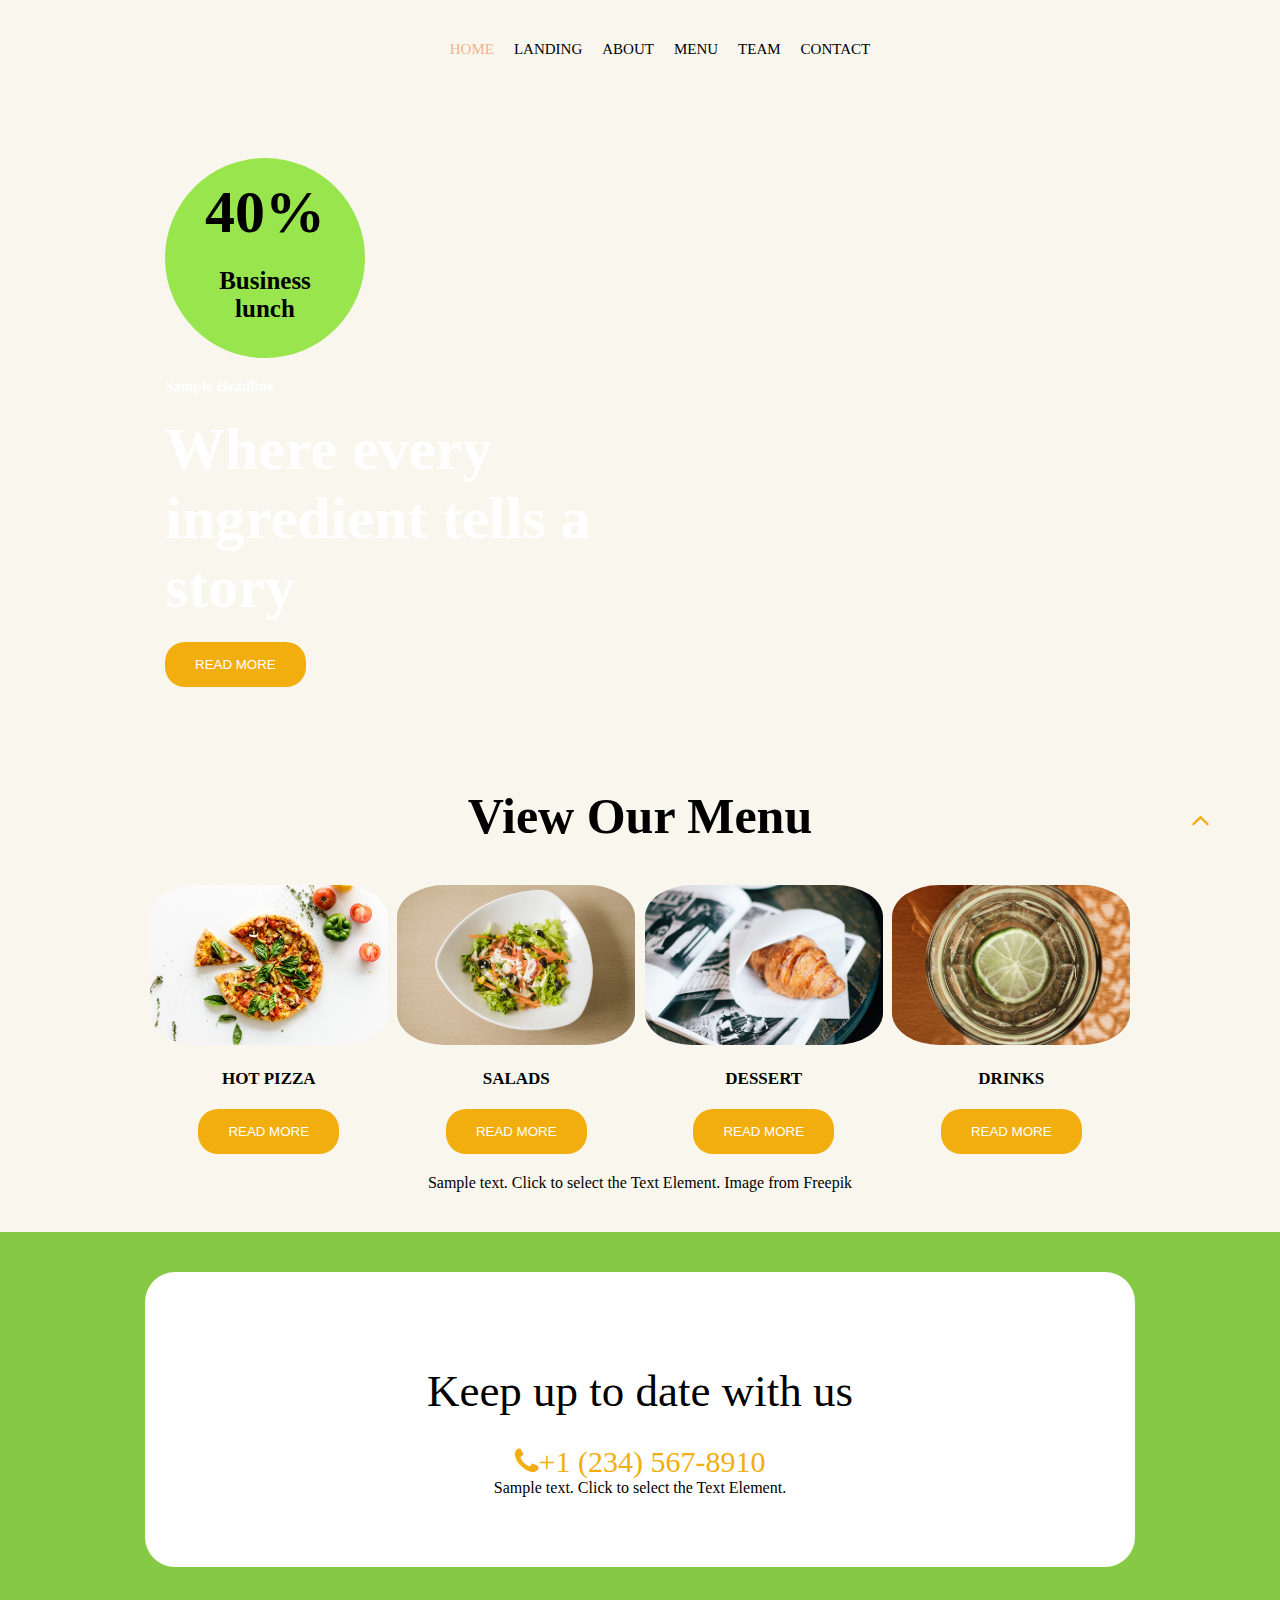
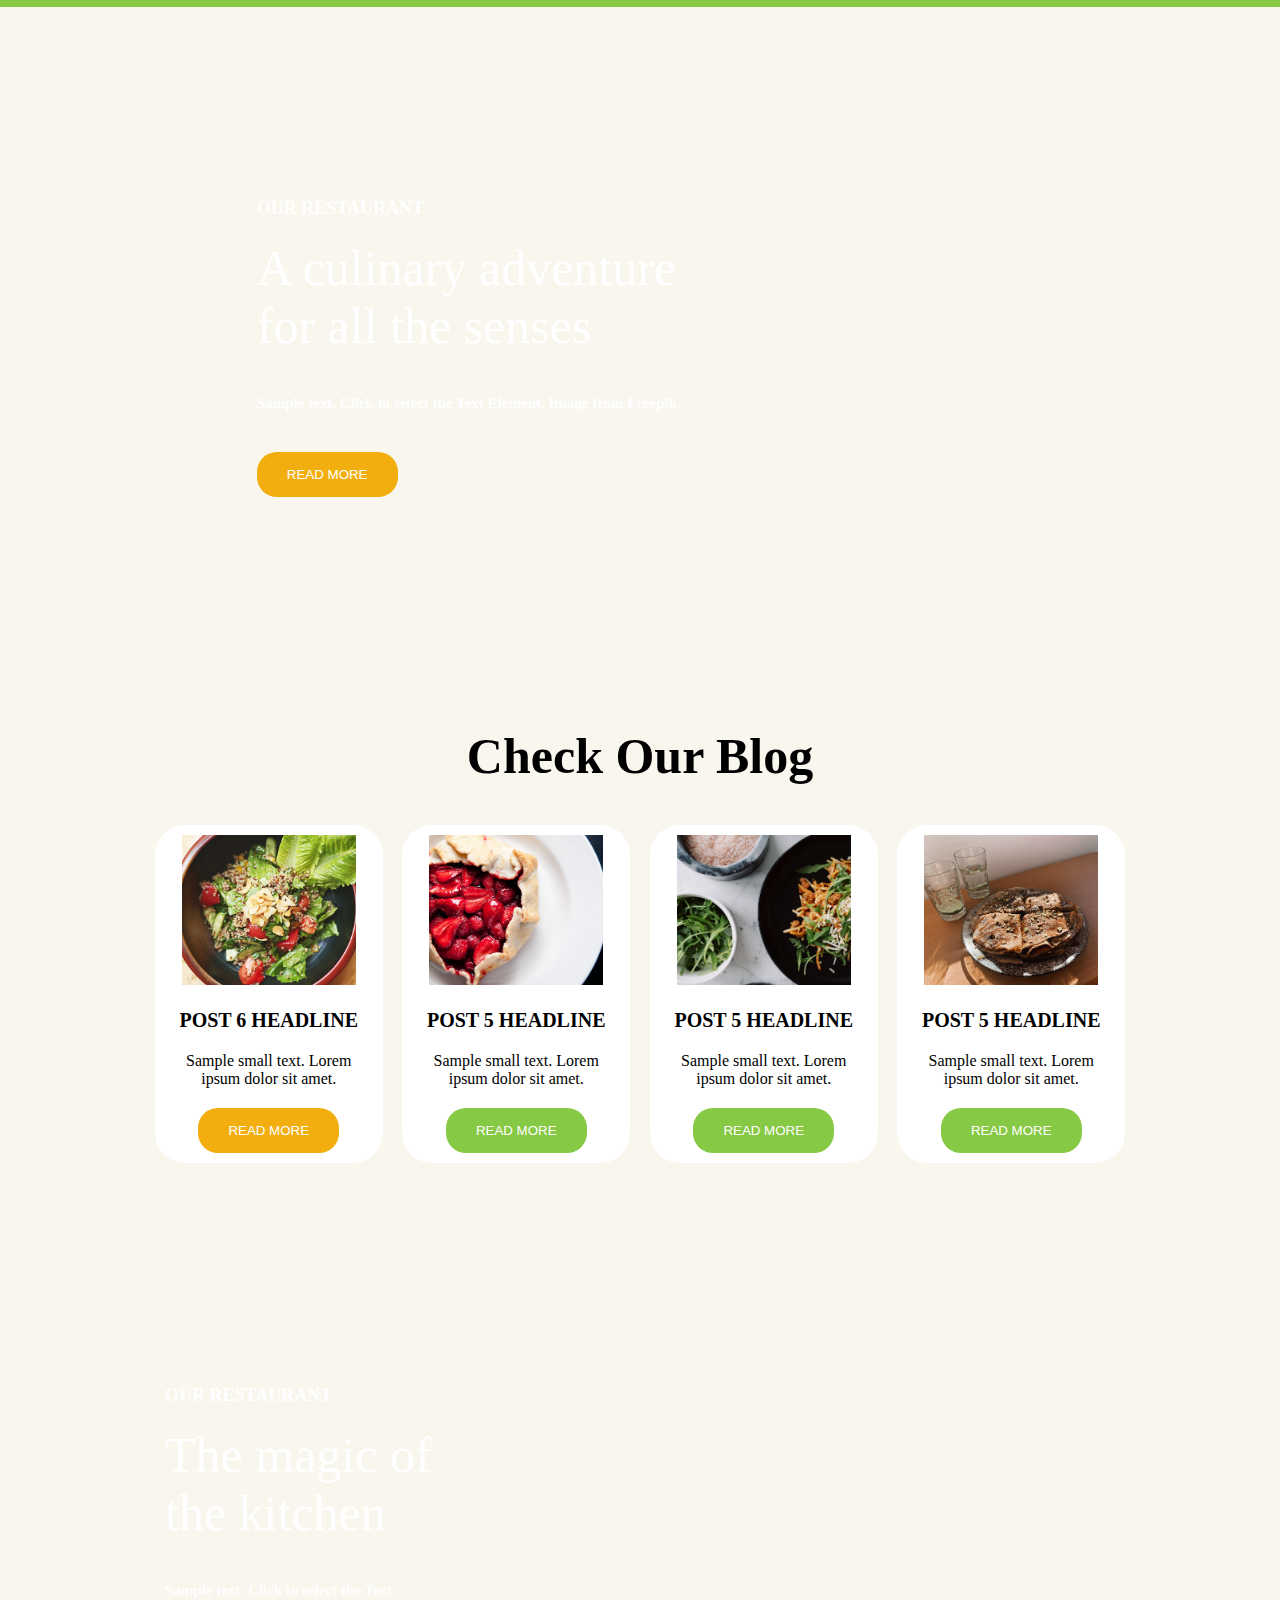
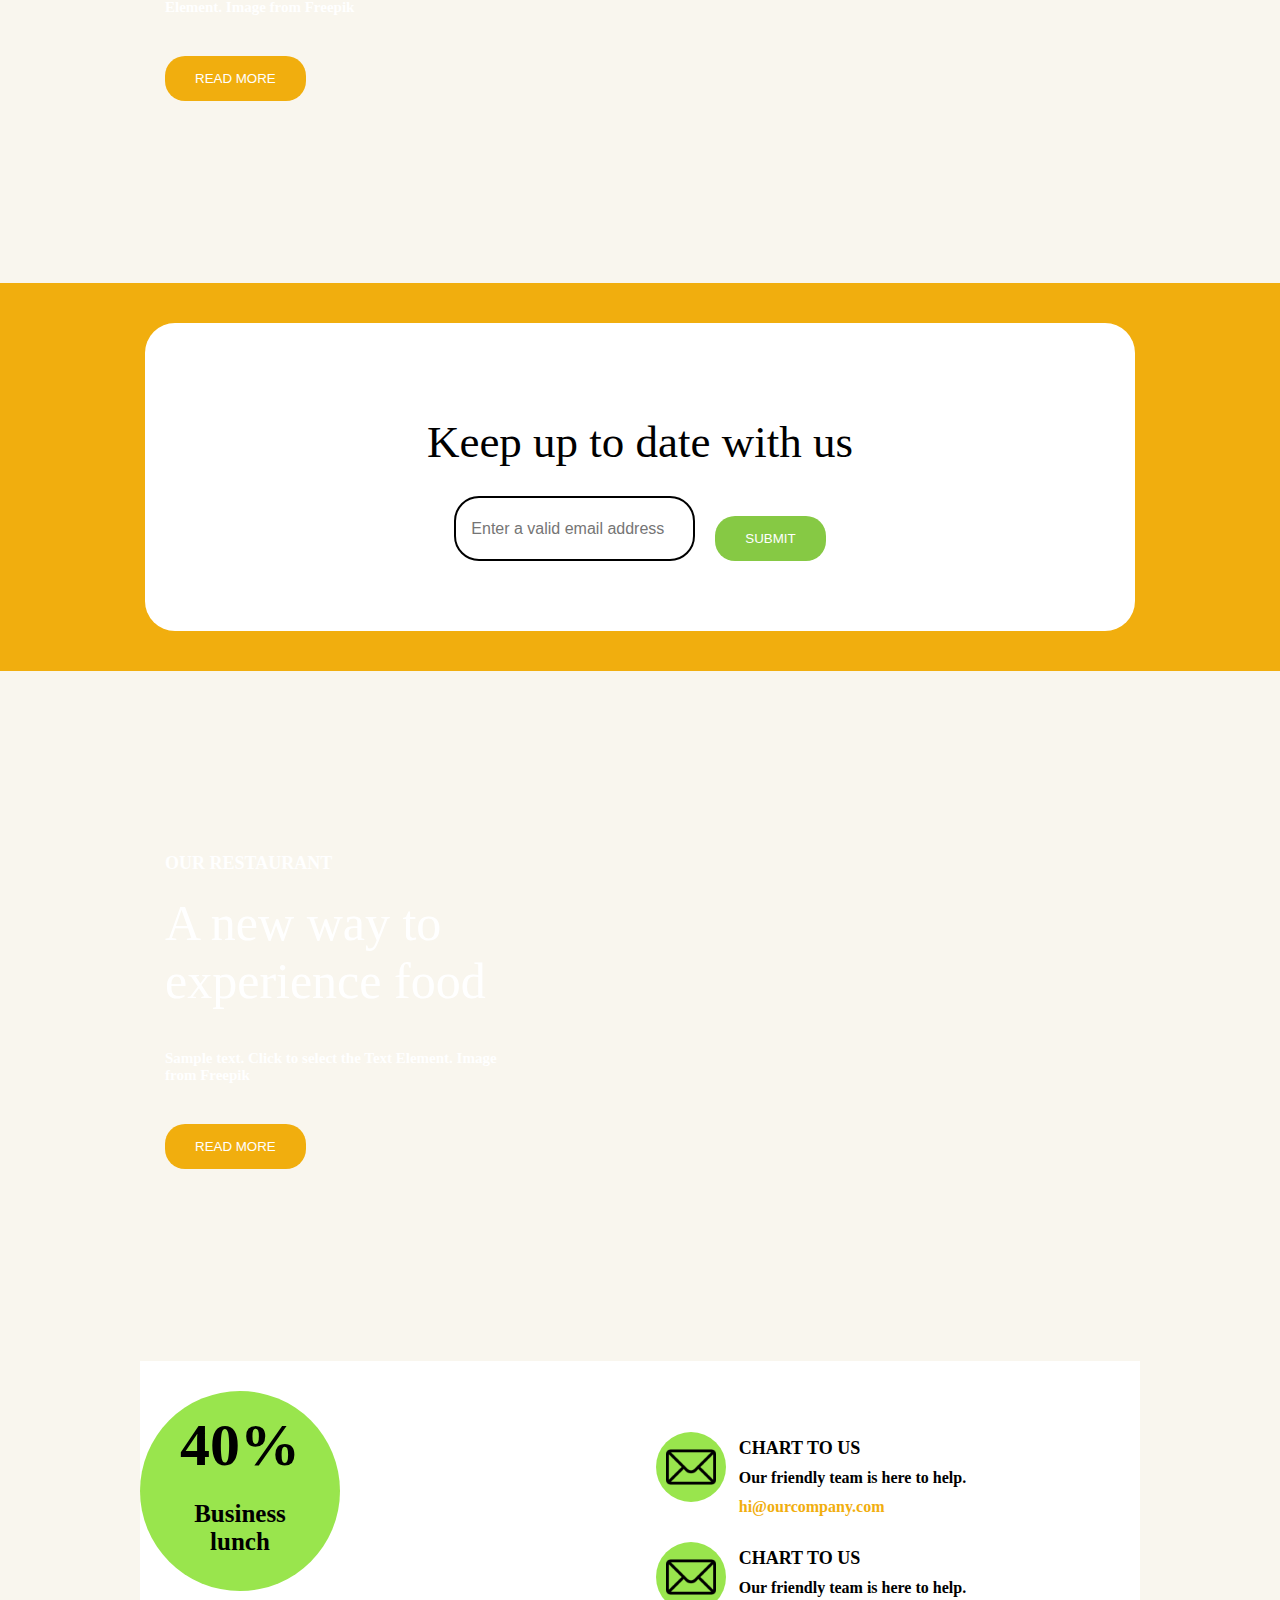
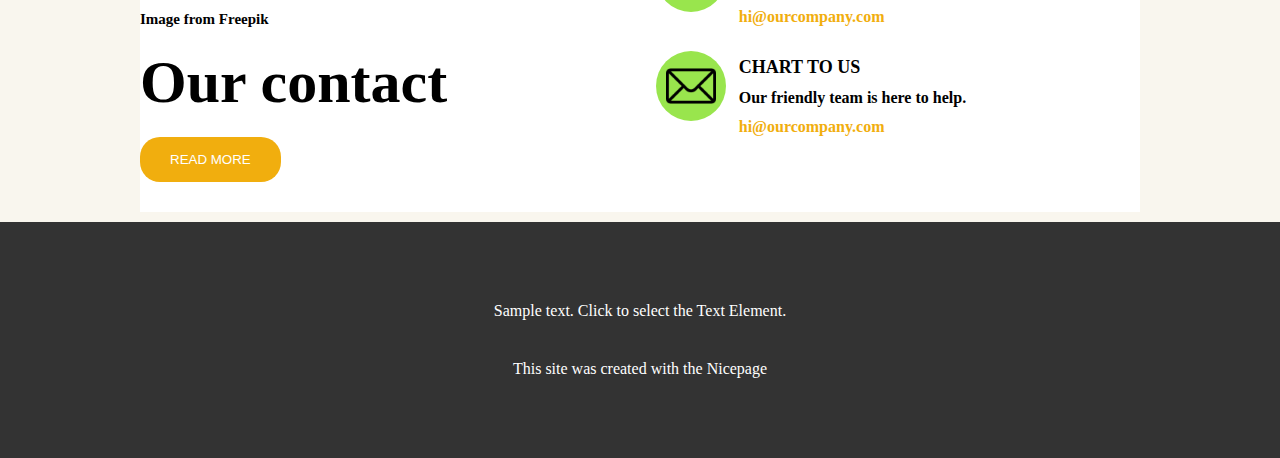
<file: index.html>
<!DOCTYPE html>
<html lang="en">
<head>
    <meta charset="UTF-8">
    <meta name="viewport"
          content="width=device-width, user-scalable=no, initial-scale=1.0, maximum-scale=1.0, minimum-scale=1.0">
    <meta http-equiv="X-UA-Compatible" content="ie=edge">
    <title>Lower food cost</title>
    <link rel="stylesheet" href="https://cdnjs.cloudflare.com/ajax/libs/font-awesome/4.7.0/css/font-awesome.min.css">
    <link rel="stylesheet" href="assets/css/style.css">
    <link rel="stylesheet" href="assets/css/responsive.css">
</head>
<body>
<header class="start">
    <div class="container">
        <div class="row">
            <div class="head">
                <nav>
                    <ul class="row menu-bar">
                        <li><a href="" class="active info-ads hover">Home</a></li>
                        <li><a href="" class="info-ads hover">Landing</a></li>
                        <li><a href="./page/about.html" class="info-ads hover">About</a></li>
                        <li><a href="" class="info-ads hover">Menu</a></li>
                        <li><a href="" class="info-ads hover">Team</a></li>
                        <li><a href="" class="info-ads hover">Contact</a></li>
                    </ul>
                </nav>
                <i class="fa fa-bars mobile-icon"></i>

            </div>
        </div>
    </div>
</header>
<section class="u-section">
    <div class="container">
        <div class="row">
            <div class="u-center">
                <div class="u-information">
                    <div class="u-center-text">
                        <p class="text-1">40%
                        </p>
                        <p class="text-2">Business <br> lunch
                        </p>
                    </div>
                    <p class="sample">
                        Sample Headline</p>
                    <h2 class="title">
                        Where every ingredient tells a story</h2>
                    <button class="btn ">
                        Read more
                    </button>
                </div>
            </div>
        </div>
    </div>
</section>
<section class="u-section-2">
    <div class="container">
        <h2 class="title-1">
            View Our Menu</h2>
        <div class="pics text-align">
            <div class="row">
                <div class="card">
                    <img src="assets/images/pizza.jpg" class="img-size" alt="">
                    <p>Hot pizza</p>
                    <button class="btn">read more
                    </button>

                </div>
                <div class="card">
                    <img src="assets/images/salads.jpg" class="img-size" alt="">
                    <p>salads</p>
                    <button class="btn">read more
                    </button>

                </div>
                <div class="card">
                    <img src="assets/images/dessert.jpeg" class="img-size" alt="">
                    <p>dessert</p>
                    <button class="btn">read more
                    </button>

                </div>
                <div class="card">
                    <img src="assets/images/drinks.jpeg" class="img-size" alt="">
                    <p>drinks</p>
                    <button class="btn">read more
                    </button>
                </div>
                <p>Sample text. Click to select the Text Element. Image from Freepik </p>
            </div>
        </div>
    </div>
</section>
<section class="u-section-3">
    <div class="container">
        <div class="u-center-text-2">
            <p class="title-text-2">Keep up to date with us</p>
            <div class="phone call-to-action">
                <a href="">
                    <i class="fa fa-phone"></i>+1 (234) 567-8910
                </a>
            </div>
            <p>Sample text. Click to select the Text Element.
            </p>
        </div>
    </div>
</section>
<section class="u-section">
    <div class="container">
        <div class="row">
            <div class="u-center-2">
                <div class="u-center-text-3">
                    <div class="u-center-title-3">
                        <p class="main">
                            Our restaurant
                        </p>
                        <p class="main-text">
                            A culinary adventure for all the senses
                        </p>
                        <p class="sample">
                            Sample text. Click to select the Text Element.
                            Image from Freepik
                        </p>
                        <button class="btn ">read more
                        </button>
                    </div>

                </div>
            </div>
        </div>

    </div>
</section>
<section class="u-section-4">
    <div class="container">
        <h2 class="title-1">
            Check Our Blog
        </h2>
        <div class="pics text-align">
            <div class="row">
                <div class="card-1">
                    <img src="assets/images/post-5.jpeg" class="img-size-2" alt="">
                    <p class="post-1">Post 6 Headline</p>
                    <p class="sample-2">
                        Sample small text. Lorem ipsum dolor sit amet.
                    </p>
                    <button class="btn btn-effect">read more
                    </button>
                </div>
                <div class="card-1">
                    <img src="assets/images/post-6.jpeg" class="img-size-2" alt="">
                    <p class="post-1">Post 5 Headline</p>
                    <p class="sample-2">
                        Sample small text. Lorem ipsum dolor sit amet.
                    </p>
                    <button class="btn bg-color">read more
                    </button>
                </div>
                <div class="card-1">
                    <img src="assets/images/post-4.jpeg" class="img-size-2" alt="">
                    <p class="post-1">Post 5 Headline</p>
                    <p class="sample-2">
                        Sample small text. Lorem ipsum dolor sit amet.
                    </p>
                    <button class="btn bg-color">read more
                    </button>
                </div>
                <div class="card-1">
                    <img src="assets/images/post-3.jpeg" class="img-size-2" alt="">
                    <p class="post-1">Post 5 Headline</p>
                    <p class="sample-2">
                        Sample small text. Lorem ipsum dolor sit amet.
                    </p>
                    <button class="btn bg-color">read more
                    </button>
                </div>

            </div>
        </div>
    </div>
</section>
<section class="u-section">
    <div class="container">
        <div class="row">
            <div class="u-center-3">
                <div class="u-center-text-3">
                    <div class="u-center-title-3">
                        <p class="main">
                            Our restaurant
                        </p>
                        <p class="main-text">
                            The magic of the kitchen
                        </p>
                        <p class="sample">
                            Sample text. Click to select the Text Element.
                            Image from Freepik
                        </p>
                        <button class="btn ">read more
                        </button>
                    </div>

                </div>
            </div>
        </div>

    </div>
</section>
<section class="u-section-5">
    <div class="container">
        <div class="u-center-text-2">
            <p class="title-text-2">Keep up to date with us</p>
            <div class="input">
                <input class="email" placeholder="Enter a valid email address">
                <button class="btn bg-color">SUBMIT</button>
            </div>
        </div>
    </div>
</section>
<section class="u-section">
    <div class="container">
        <div class="row">
            <div class="u-center-4">
                <div class="u-center-text-3">
                    <div class="u-center-title-3">
                        <p class="main">
                            Our restaurant
                        </p>
                        <p class="main-text">
                            A new way to experience food
                        </p>
                        <p class="sample">
                            Sample text. Click to select the Text Element.
                            Image from Freepik
                        </p>
                        <button class="btn ">read more
                        </button>
                    </div>

                </div>
            </div>
        </div>

    </div>
</section>
<section class="u-section p-1">
    <div class="container bg-color-2 py-3">
        <div class="row">

            <div class="u-information">
                <div class="u-center-text">
                    <p class="text-1">40%
                    </p>
                    <p class="text-2">Business <br> lunch
                    </p>
                </div>
                <p class="sample color">
                    Image from Freepik</p>
                <h2 class="title color">
                    Our contact</h2>
                <button class="btn ">
                    Read more
                </button>
            </div>
            <div class="row flex-direct">
                <div class="charts">

                    <div class="u-2">
                        <div class="row">
                            <div class="chart-image">
                                <img src="[data-uri]"
                                     class="">
                            </div>

                            <div class="chart-info">
                                <p class="contact-title">
                                    Chart to us</p>
                                <p class="contact-text">
                                    Our friendly team is here to help.</p>
                                <p class="adress">
                                    hi@ourcompany.com</p>
                            </div>
                        </div>

                    </div>
                    <div class="u-2">
                        <div class="row">
                            <div class="chart-image">
                                <img src="[data-uri]"
                                     class="">
                            </div>

                            <div class="chart-info">
                                <p class="contact-title">
                                    Chart to us</p>
                                <p class="contact-text">
                                    Our friendly team is here to help.</p>
                                <p class="adress">
                                    hi@ourcompany.com</p>
                            </div>
                        </div>

                    </div>
                    <div class="u-2">
                        <div class="row">
                            <div class="chart-image">
                                <img src="[data-uri]"
                                     class="">
                            </div>

                            <div class="chart-info">
                                <p class="contact-title">
                                    Chart to us</p>
                                <p class="contact-text">
                                    Our friendly team is here to help.</p>
                                <p class="adress">
                                    hi@ourcompany.com</p>
                            </div>
                        </div>

                    </div>




                </div>
            </div>

        </div>
    </div>
</section>
<footer class="footer">
    <div class="container">
        <p>Sample text. Click to select the Text Element.</p>
        <p>This site was created with the Nicepage</p>
    </div>
</footer>


<a href="#" class="scroll-top">
    <i class="fa fa-angle-up"></i>
</a>
</body>
</html>
</file>
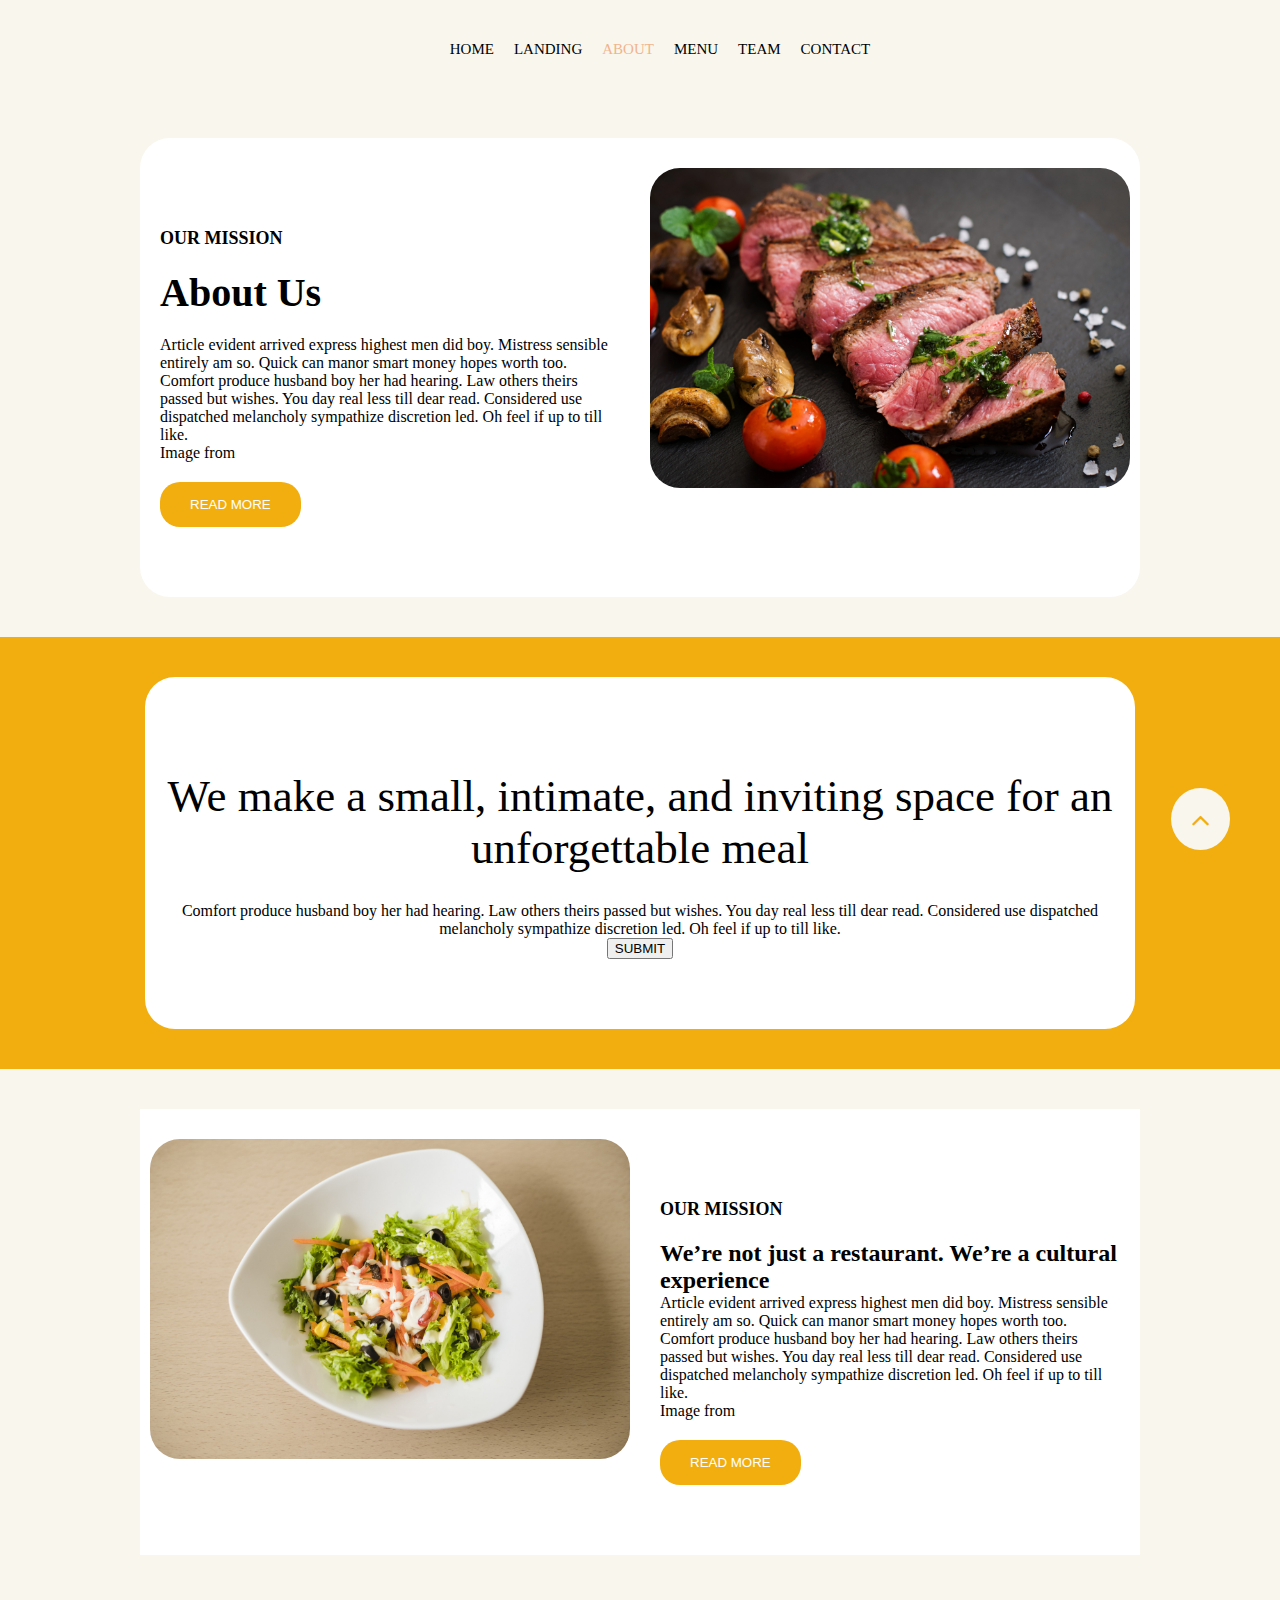
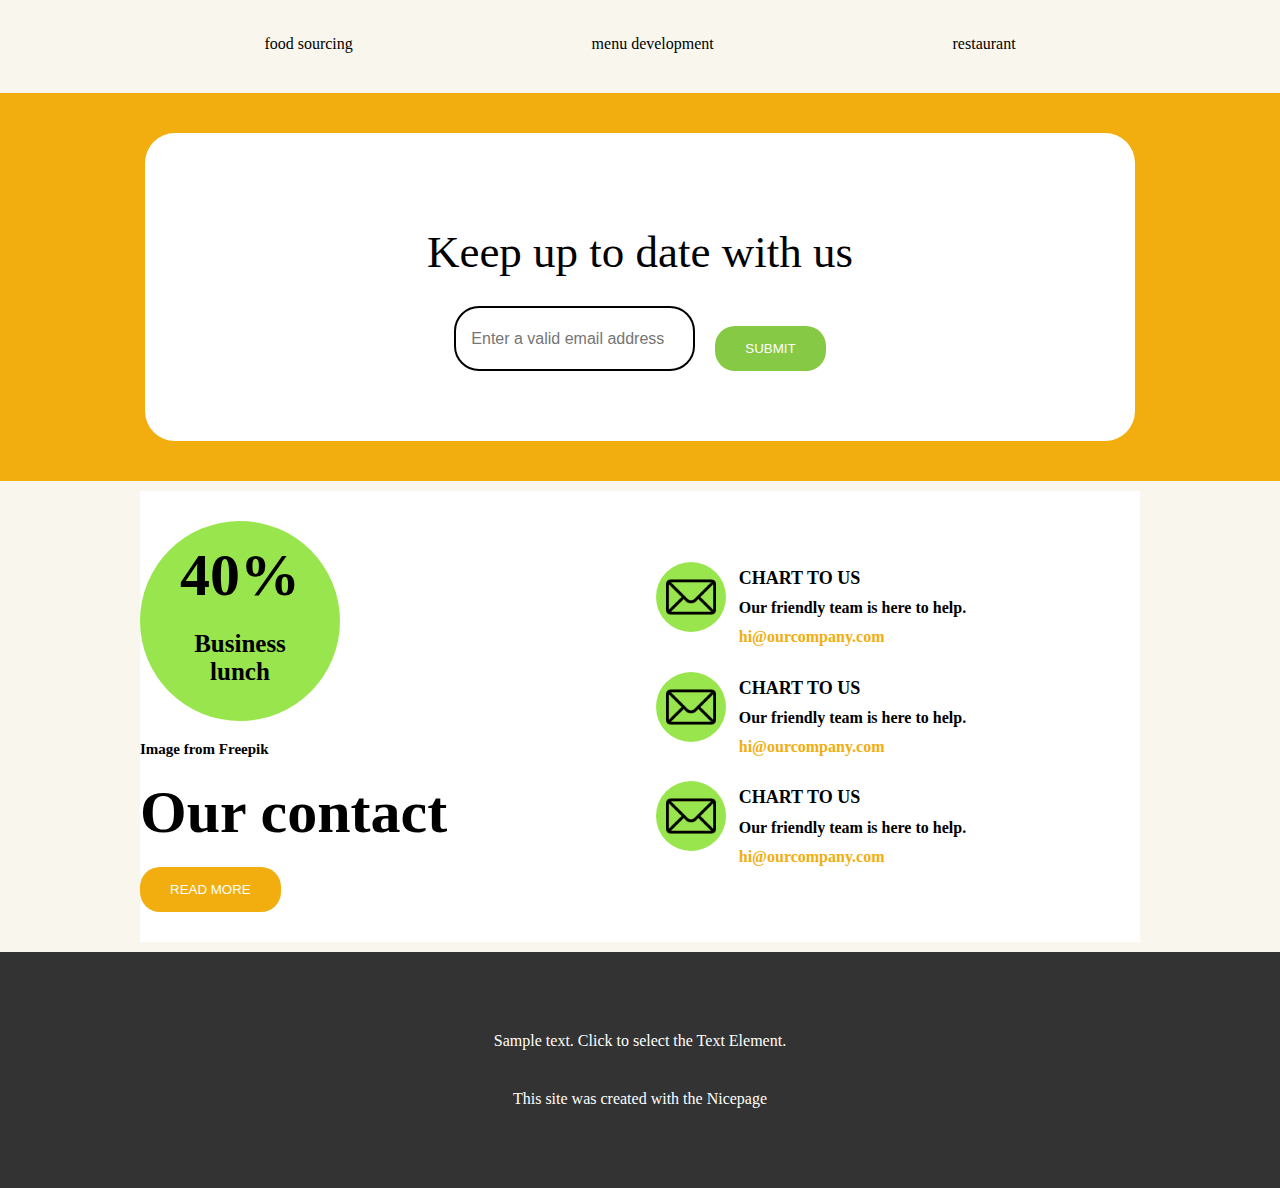
<file: page/about.html>
<!DOCTYPE html>
<html lang="en">
<head>
    <meta charset="UTF-8">
    <meta name="viewport"
          content="width=device-width, user-scalable=no, initial-scale=1.0, maximum-scale=1.0, minimum-scale=1.0">
    <meta http-equiv="X-UA-Compatible" content="ie=edge">
    <title>Lower food cost | About</title>
    <link rel="stylesheet" href="https://cdnjs.cloudflare.com/ajax/libs/font-awesome/4.7.0/css/font-awesome.min.css">
    <link rel="stylesheet" href="../assets/css/style.css">
    <link rel="stylesheet" href="../assets/css/responsive.css">

</head>
<body>
<header class="start">
    <div class="container">
        <div class="row">
            <div class="head">
                <nav>
                    <ul class="row menu-bar">
                        <li><a href="../index.html" class="info-ads hover">Home</a></li>
                        <li><a href="" class="info-ads hover">Landing</a></li>
                        <li><a href="#" class="info-ads hover active">About</a></li>
                        <li><a href="" class="info-ads hover">Menu</a></li>
                        <li><a href="" class="info-ads hover">Team</a></li>
                        <li><a href="" class="info-ads hover">Contact</a></li>
                    </ul>
                </nav>
                <i class="fa fa-bars mobile-icon"></i>

            </div>
        </div>
    </div>
</header>
<section class="u-section-about">
    <div class="container bg-color-2 py-3 br">
        <div class="row">
            <div class="about">
                <p class="title-mission">Our mission</p>
                <p class="title-about">About Us</p>
                <p class="title-text">Article evident arrived express highest men did boy. Mistress sensible entirely am so. Quick can manor smart money hopes worth too. Comfort produce husband boy her had hearing. Law others theirs passed but wishes. You day real less till dear read. Considered use dispatched melancholy sympathize discretion led. Oh feel if up to till like.
                </p>
                <p>Image from </p>
                <button class="btn ">read more
                </button>
            </div>
            <div class="image">
                <img src="../assets/images/steak.jpg" alt="">

            </div>

        </div>
    </div>
</section>
<section class="u-section-5">
    <div class="container">
        <div class="u-center-text-2 text-align">
            <p class="title-text-2">We make a small, intimate, and inviting space for an unforgettable meal
            </p>
            <p>Comfort produce husband boy her had hearing. Law others theirs passed but wishes. You day real less till dear read. Considered use dispatched melancholy sympathize discretion led. Oh feel if up to till like.
            </p>
            <button class="btn-1 ">
                SUBMIT</button>

        </div>
    </div>
</section>
<section class="u-section-about">
    <div class="container bg-color-2 py-3">
        <div class="row">
            <div class="image">
                <img src="../assets/images/salads.jpg" alt="">

            </div>
            <div class="about">
                <p class="title-mission">
                    Our mission</p>
                <h2 class="text-mission">
                    We’re not just a restaurant. We’re a cultural experience</h2>
                <p class="article-mission">
                    Article evident arrived express highest men did boy. Mistress sensible entirely am so. Quick can manor smart money hopes worth too. Comfort produce husband boy her had hearing. Law others theirs passed but wishes. You day real less till dear read. Considered use dispatched melancholy sympathize discretion led. Oh feel if up to till like.
                </p>
                <p>Image from </p>
                <button class="btn ">read more
                </button>
            </div>


        </div>
    </div>
</section>
<section class="u-section-about">
    <div class="container">
       <div class="row">
        <div class="card-2">
          <div class="food">
              <p>food sourcing</p>
          </div>
        </div>
        <div class="card-2">
          <div class="food">
              <p>menu development</p>
          </div>
        </div>
        <div class="card-2">
          <div class="food">
              <p>restaurant</p>
          </div>
        </div>
       </div>
    </div>
</section>
<section class="u-section-5 bg-green">
    <div class="container">
        <div class="u-center-text-2">
            <p class="title-text-2">Keep up to date with us</p>
            <div class="input">
                <input class="email" placeholder="Enter a valid email address">
                <button class="btn bg-color">SUBMIT</button>
            </div>
        </div>
    </div>
</section>
<section class="u-section p-1">
    <div class="container bg-color-2 py-3">
        <div class="row">

            <div class="u-information">
                <div class="u-center-text">
                    <p class="text-1">40%
                    </p>
                    <p class="text-2">Business <br> lunch
                    </p>
                </div>
                <p class="sample color">
                    Image from Freepik</p>
                <h2 class="title color">
                    Our contact</h2>
                <button class="btn ">
                    Read more
                </button>
            </div>
            <div class="row flex-direct">
                <div class="charts">

                    <div class="u-2">
                        <div class="row">
                            <div class="chart-image">
                                <img src="[data-uri]"
                                     class="">
                            </div>

                            <div class="chart-info">
                                <p class="contact-title">
                                    Chart to us</p>
                                <p class="contact-text">
                                    Our friendly team is here to help.</p>
                                <p class="adress">
                                    hi@ourcompany.com</p>
                            </div>
                        </div>

                    </div>
                    <div class="u-2">
                        <div class="row">
                            <div class="chart-image">
                                <img src="[data-uri]"
                                     class="">
                            </div>

                            <div class="chart-info">
                                <p class="contact-title">
                                    Chart to us</p>
                                <p class="contact-text">
                                    Our friendly team is here to help.</p>
                                <p class="adress">
                                    hi@ourcompany.com</p>
                            </div>
                        </div>

                    </div>
                    <div class="u-2">
                        <div class="row">
                            <div class="chart-image">
                                <img src="[data-uri]"
                                     class="">
                            </div>

                            <div class="chart-info">
                                <p class="contact-title">
                                    Chart to us</p>
                                <p class="contact-text">
                                    Our friendly team is here to help.</p>
                                <p class="adress">
                                    hi@ourcompany.com</p>
                            </div>
                        </div>

                    </div>




                </div>
            </div>

        </div>
    </div>
</section>

<footer class="footer">
    <div class="container">
        <p>Sample text. Click to select the Text Element.</p>
        <p>This site was created with the Nicepage</p>
    </div>
</footer>
<a href="#" class="scroll-top">
    <i class="fa fa-angle-up"></i>
</a>

</body>
</html>
</file>
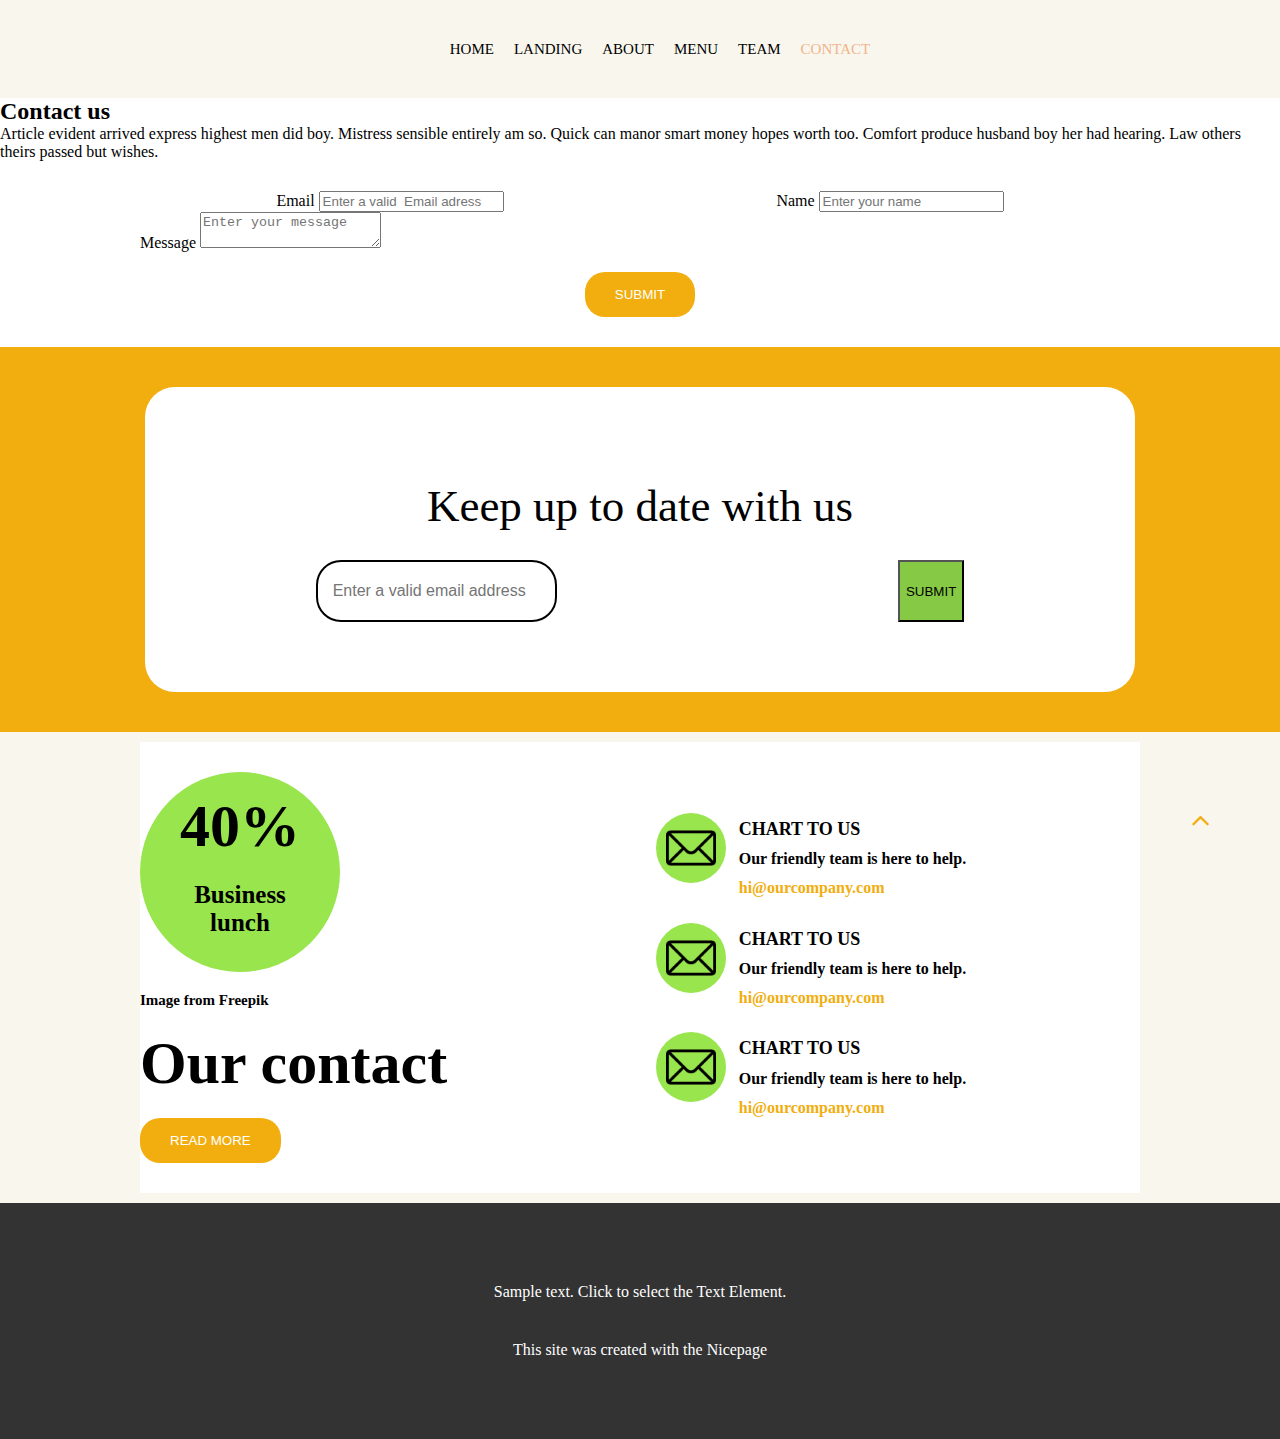
<file: page/contact.html>
<!DOCTYPE html>
<html lang="en">
<head>
    <meta charset="UTF-8">
    <meta name="viewport"
          content="width=device-width, user-scalable=no, initial-scale=1.0, maximum-scale=1.0, minimum-scale=1.0">
    <meta http-equiv="X-UA-Compatible" content="ie=edge">
    <title>Lower food cost | Contact</title>
    <link rel="stylesheet" href="https://cdnjs.cloudflare.com/ajax/libs/font-awesome/4.7.0/css/font-awesome.min.css">
    <link rel="stylesheet" href="../assets/css/style.css">
    <link rel="stylesheet" href="../assets/css/responsive.css">

</head>
<body>
<header class="start">
    <div class="container">
        <div class="row">
            <div class="head">
                <nav>
                    <ul class="row menu-bar">
                        <li><a href="../index.html" class="info-ads hover">Home</a></li>
                        <li><a href="" class="info-ads hover">Landing</a></li>
                        <li><a href="./about.html" class="info-ads hover ">About</a></li>
                        <li><a href="./menu.html" class="info-ads hover">Menu</a></li>
                        <li><a href="" class="info-ads hover">Team</a></li>
                        <li><a href="./contact.html" class="info-ads hover active">Contact</a></li>
                    </ul>
                </nav>
                <i class="fa fa-bars mobile-icon"></i>

            </div>
        </div>
    </div>
</header>
<main>
    <section class="contact-us">
        <div class="container-lg">
            <div class="container-sm">
                <h2>Contact us
                </h2>
                <p>Article evident arrived express highest men did boy. Mistress sensible entirely am so. Quick can
                    manor smart money hopes worth too. Comfort produce husband boy her had hearing. Law others theirs
                    passed but wishes.
                </p>
            </div>
            <div class="container  py-3">
                <div class="row">
                    <div class="form-field">
                        <label>Email
                        </label>
                        <input type="email" placeholder="Enter a valid  Email adress">
                    </div>
                    <div class="form-field">
                        <label>Name</label>

                        <input type="text" placeholder="Enter your name">
                    </div>
                </div>
                <div class="text-area">
                    <label>Message</label>
                    <textarea placeholder="Enter your message"></textarea>
                </div>
                <div class="text-align">
                    <button class="btn">Submit</button>
                </div>

            </div>
        </div>


    </section>
    <section class="u-section-5 bg-orange">
        <div class="container">
            <div class="u-center-text-2">
                <p class="title-text-2">Keep up to date with us</p>
                <div class="email-form row">
                    <input class="email" placeholder="Enter a valid email address">
                    <button class="btn-submit bg-color">SUBMIT</button>
                </div>
            </div>
        </div>
    </section>
    <section class="u-section p-1">
        <div class="container bg-color-2 py-3">
            <div class="row">

                <div class="u-information">
                    <div class="u-center-text">
                        <p class="text-1">40%
                        </p>
                        <p class="text-2">Business <br> lunch
                        </p>
                    </div>
                    <p class="sample color">
                        Image from Freepik</p>
                    <h2 class="title color">
                        Our contact</h2>
                    <button class="btn ">
                        Read more
                    </button>
                </div>
                <div class="row flex-direct">
                    <div class="charts">

                        <div class="u-2">
                            <div class="row">
                                <div class="chart-image">
                                    <img src="[data-uri]"
                                         class="">
                                </div>

                                <div class="chart-info">
                                    <p class="contact-title">
                                        Chart to us</p>
                                    <p class="contact-text">
                                        Our friendly team is here to help.</p>
                                    <p class="adress">
                                        hi@ourcompany.com</p>
                                </div>
                            </div>

                        </div>
                        <div class="u-2">
                            <div class="row">
                                <div class="chart-image">
                                    <img src="[data-uri]"
                                         class="">
                                </div>

                                <div class="chart-info">
                                    <p class="contact-title">
                                        Chart to us</p>
                                    <p class="contact-text">
                                        Our friendly team is here to help.</p>
                                    <p class="adress">
                                        hi@ourcompany.com</p>
                                </div>
                            </div>

                        </div>
                        <div class="u-2">
                            <div class="row">
                                <div class="chart-image">
                                    <img src="[data-uri]"
                                         class="">
                                </div>

                                <div class="chart-info">
                                    <p class="contact-title">
                                        Chart to us</p>
                                    <p class="contact-text">
                                        Our friendly team is here to help.</p>
                                    <p class="adress">
                                        hi@ourcompany.com</p>
                                </div>
                            </div>

                        </div>




                    </div>
                </div>

            </div>
        </div>
    </section>


</main>
<footer class="footer">
    <div class="container">
        <p>Sample text. Click to select the Text Element.</p>
        <p>This site was created with the Nicepage</p>
    </div>
</footer>
<a href="#" class="scroll-top">
    <i class="fa fa-angle-up"></i>
</a>

</body>
</html>
</file>
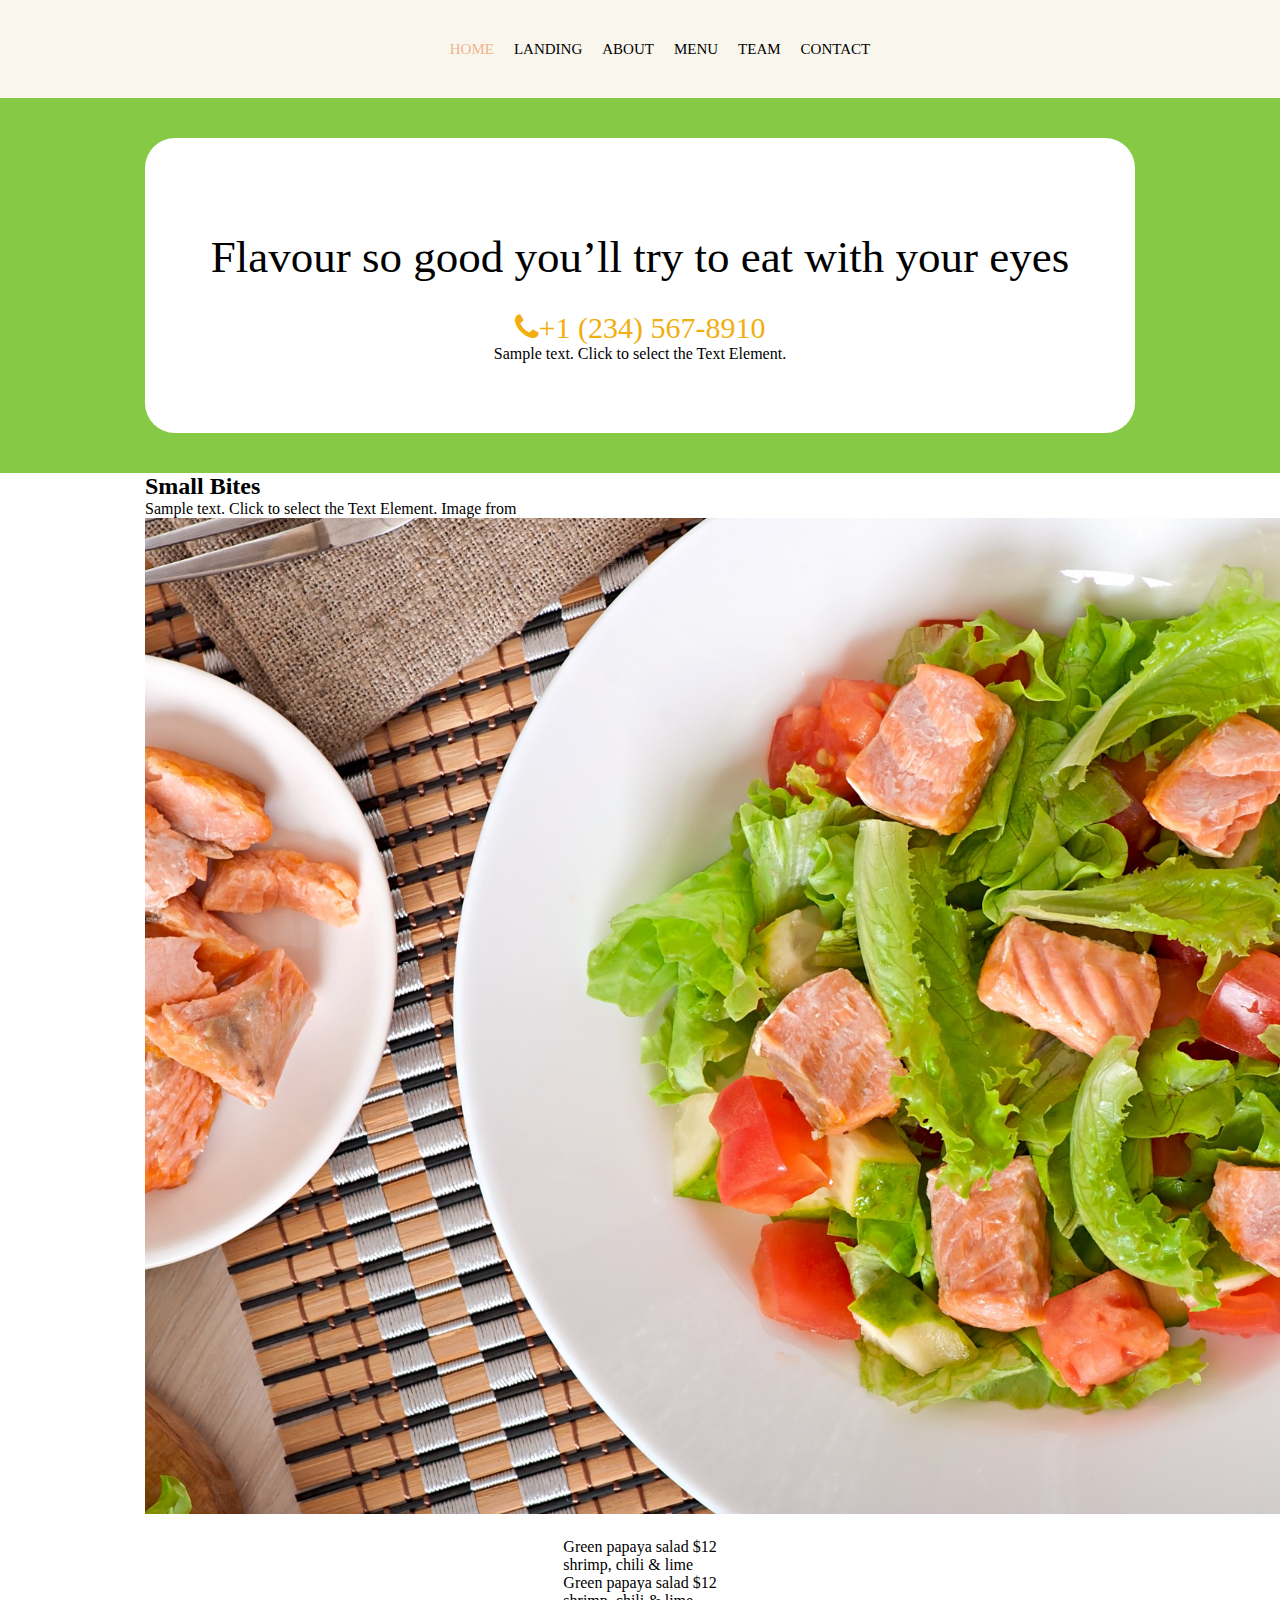
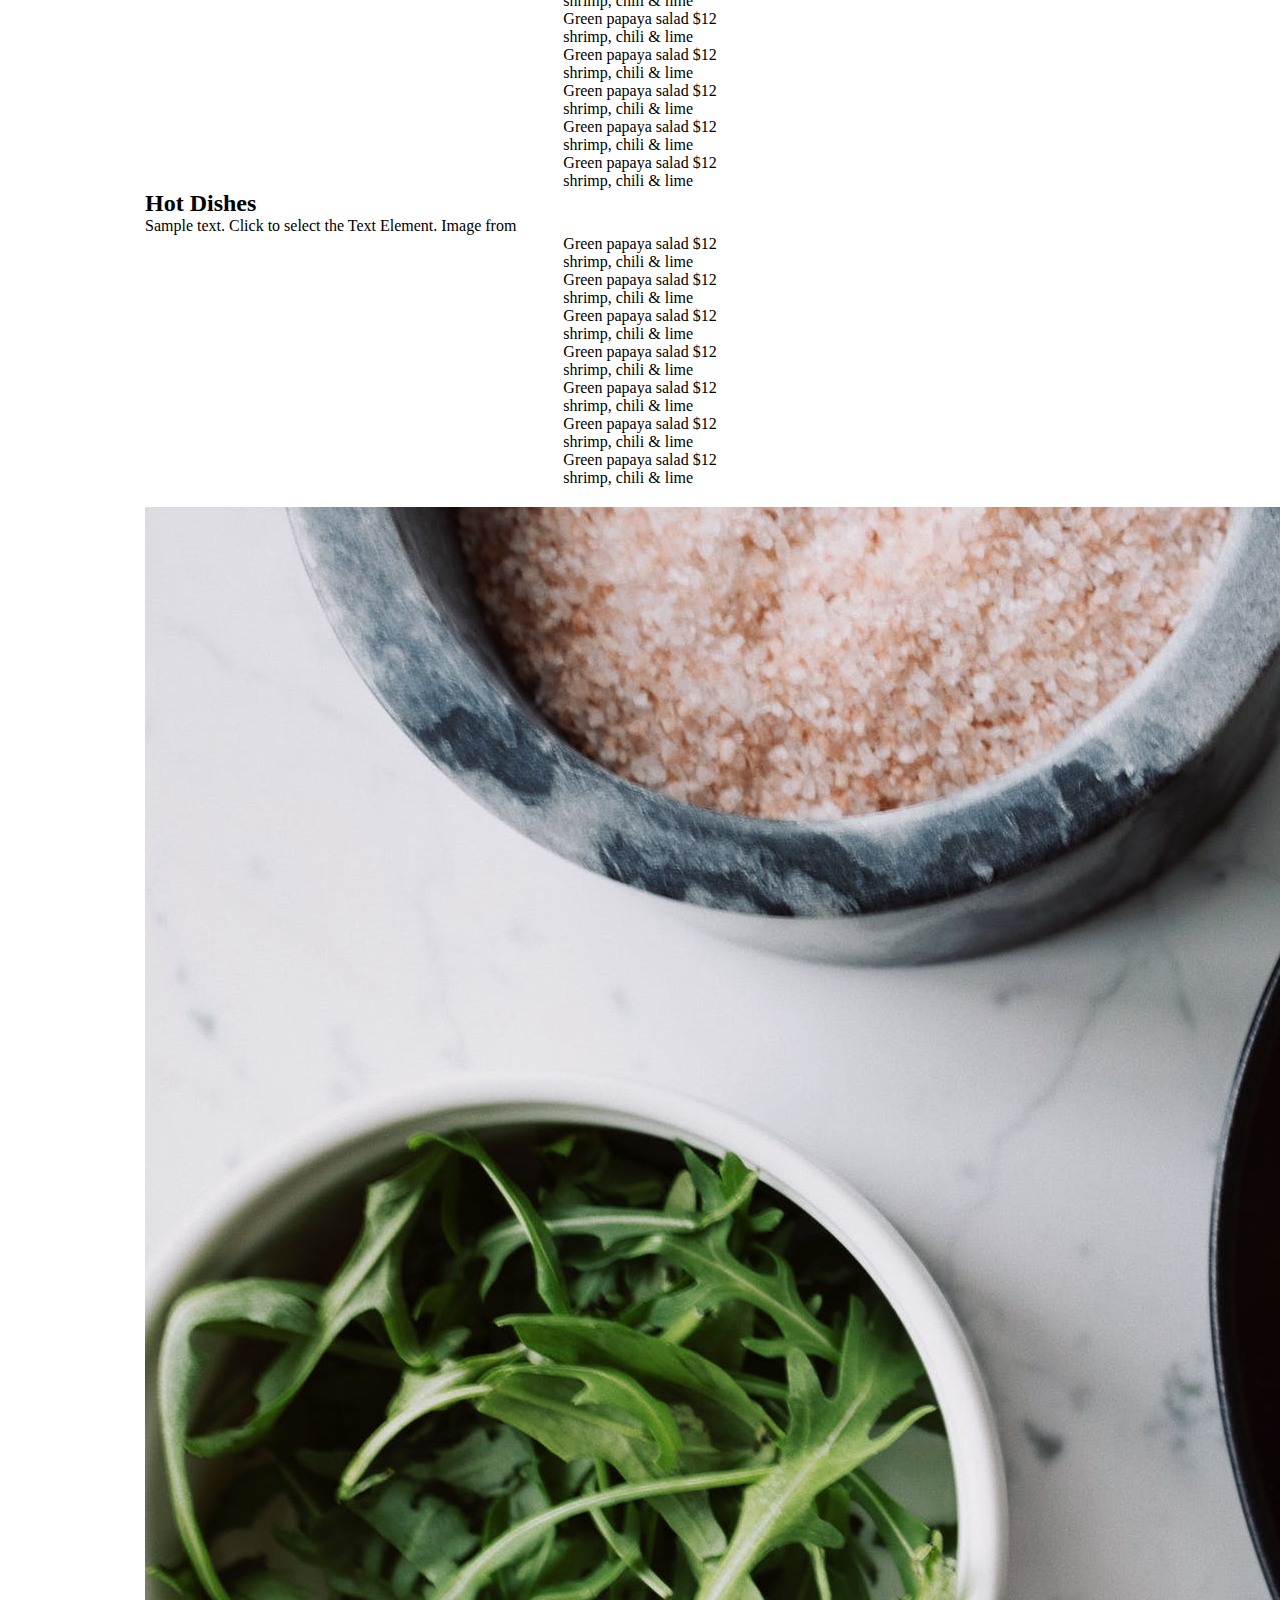
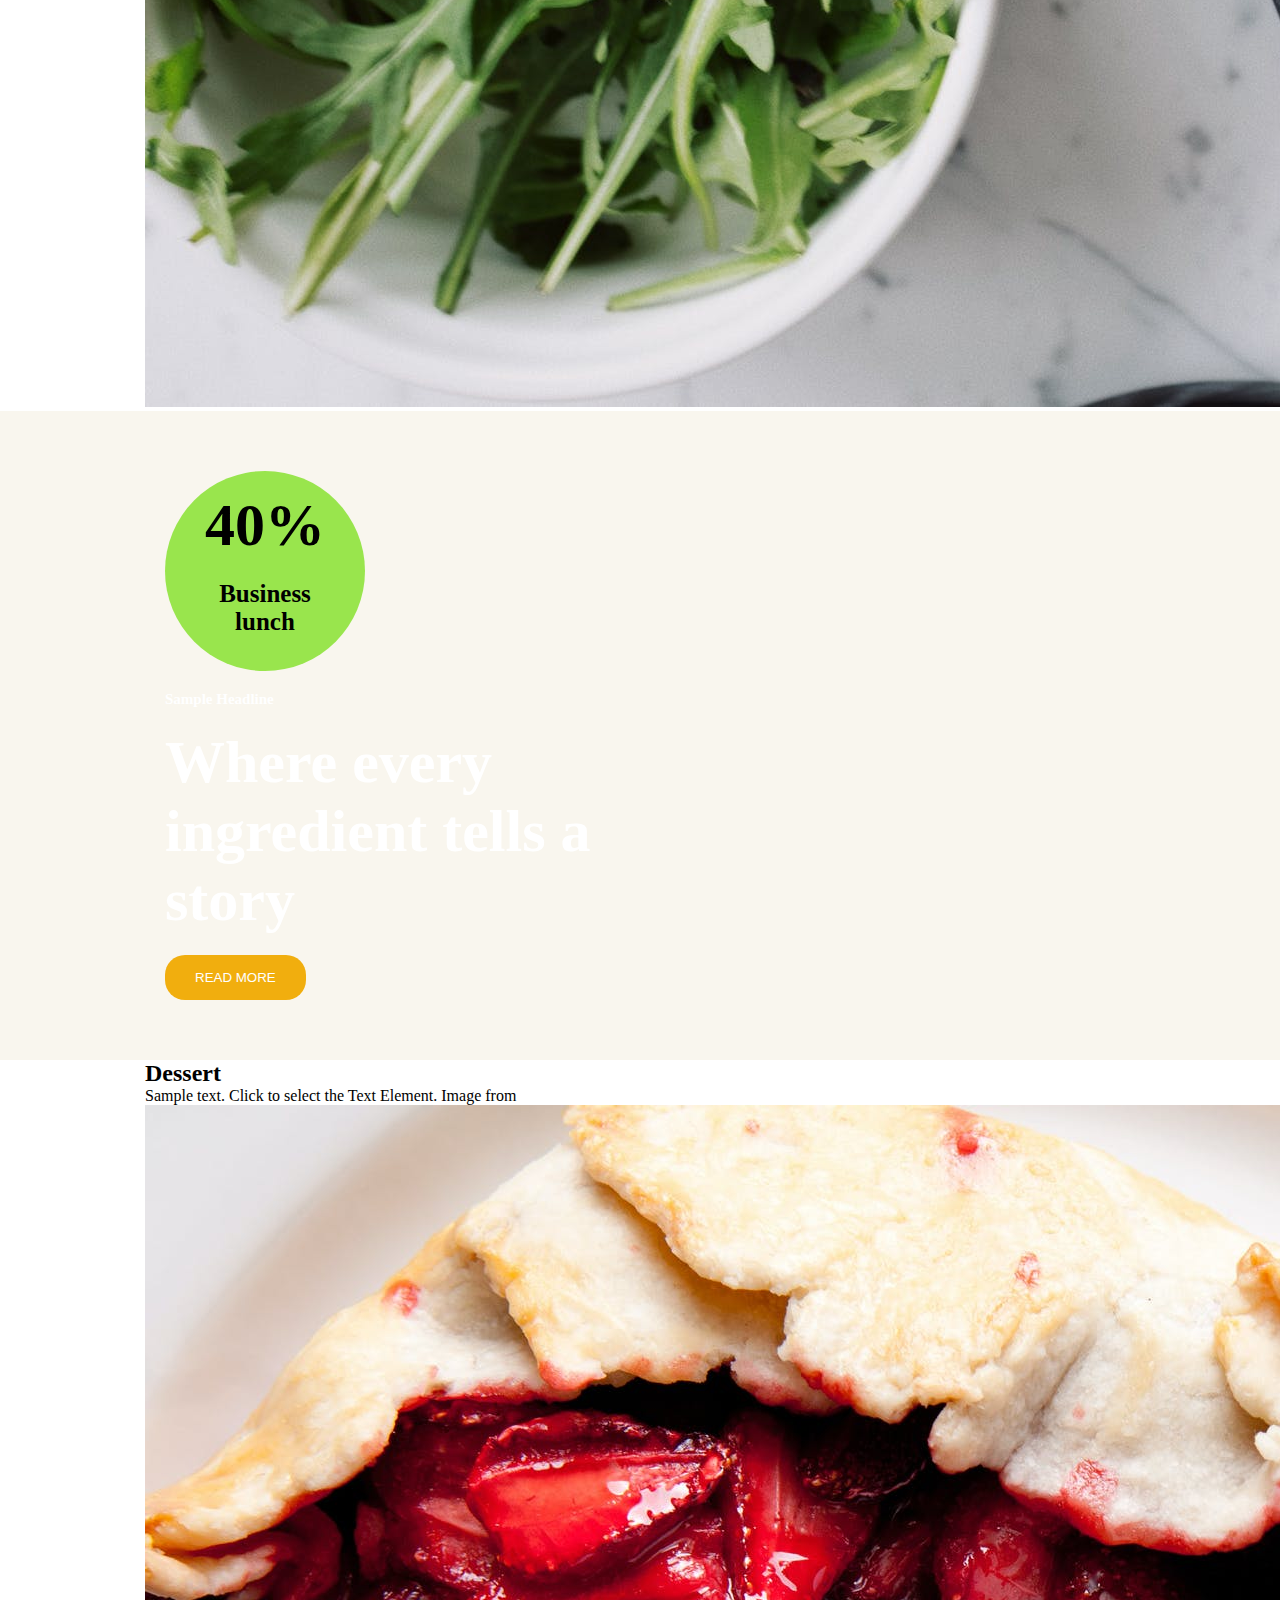
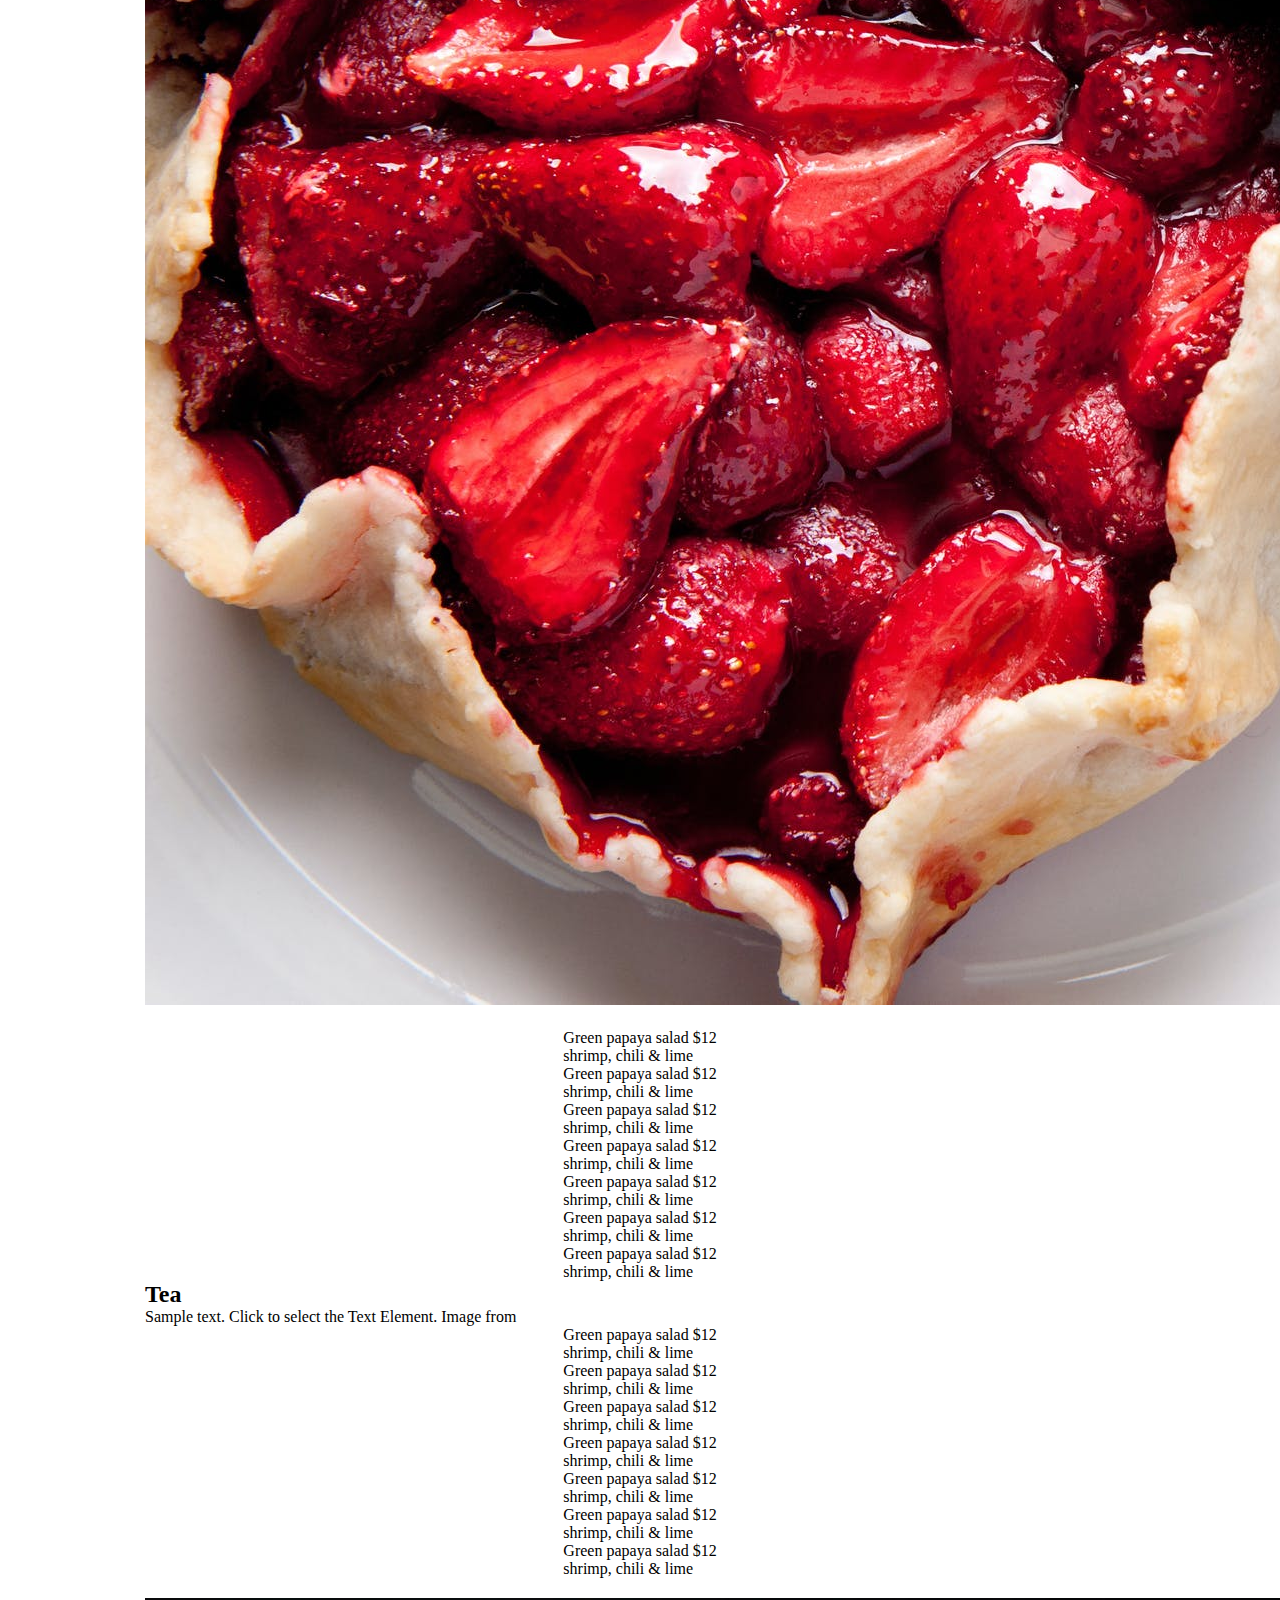
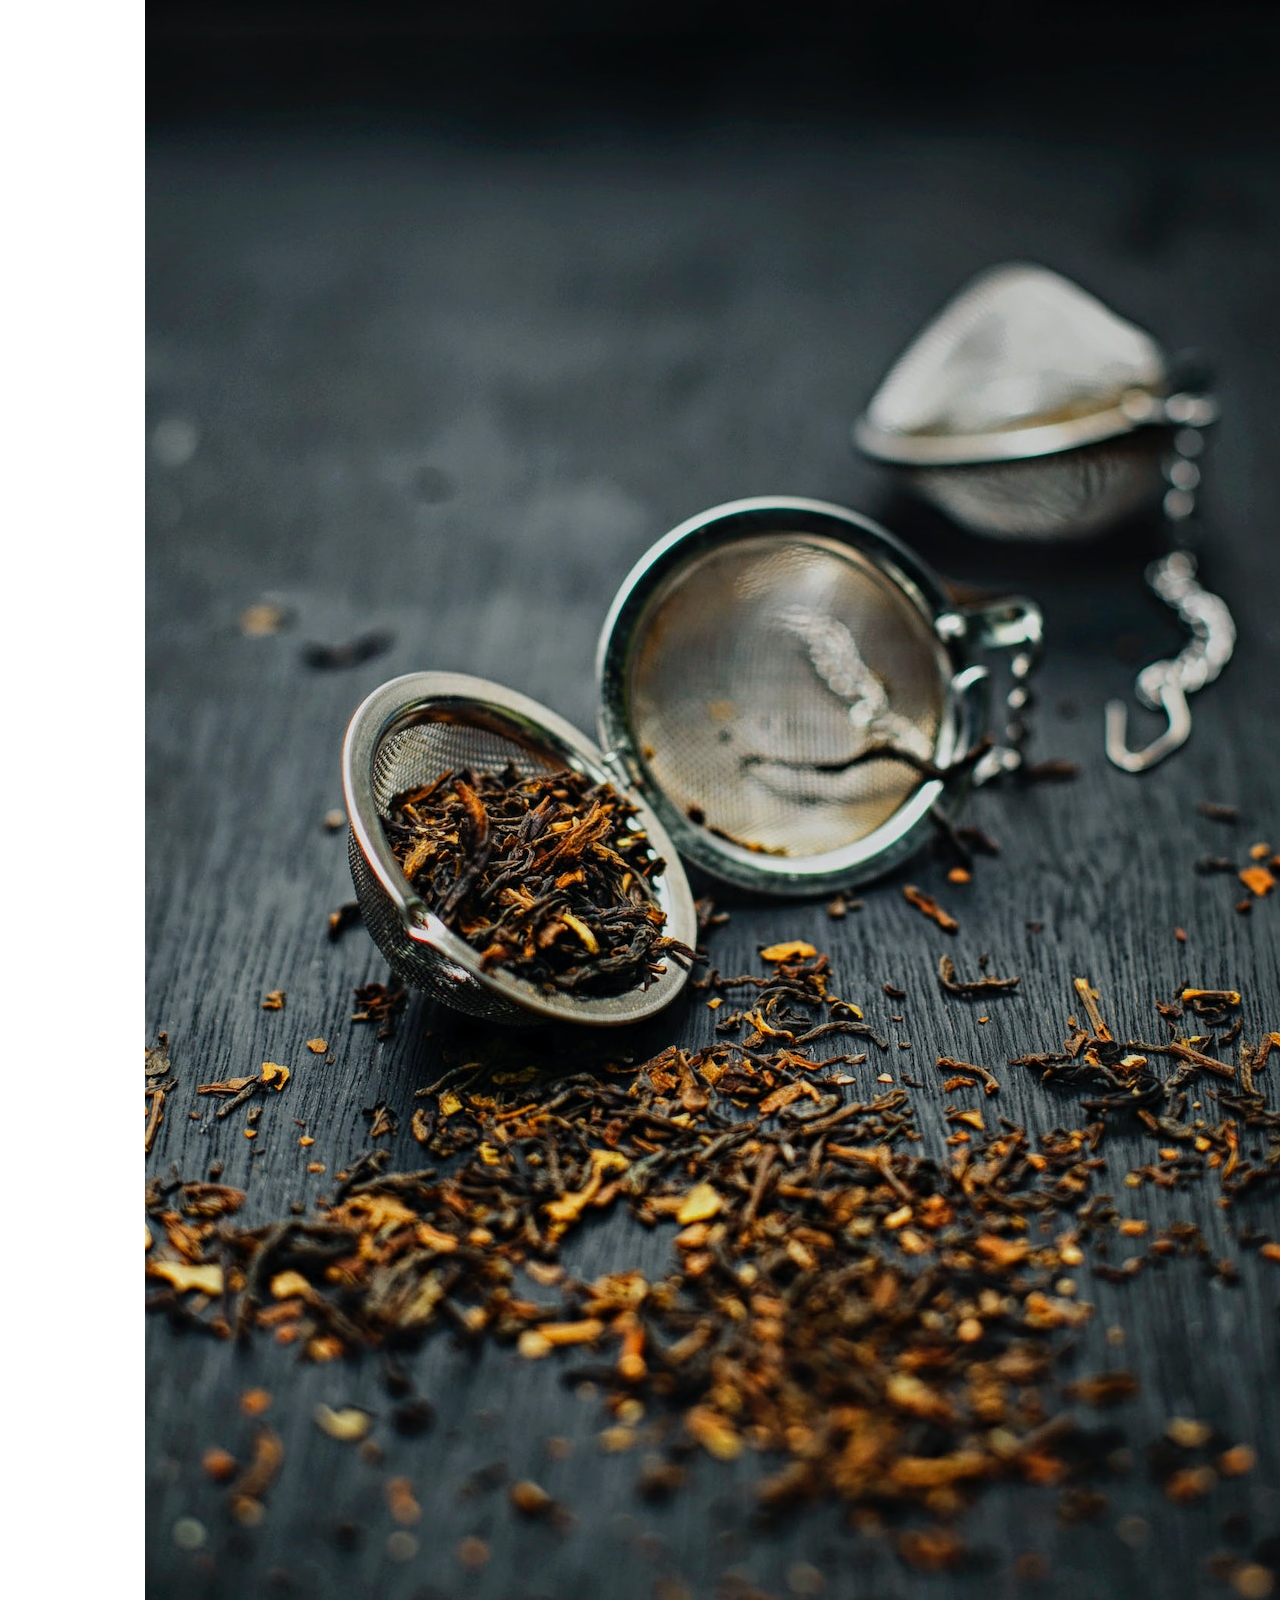
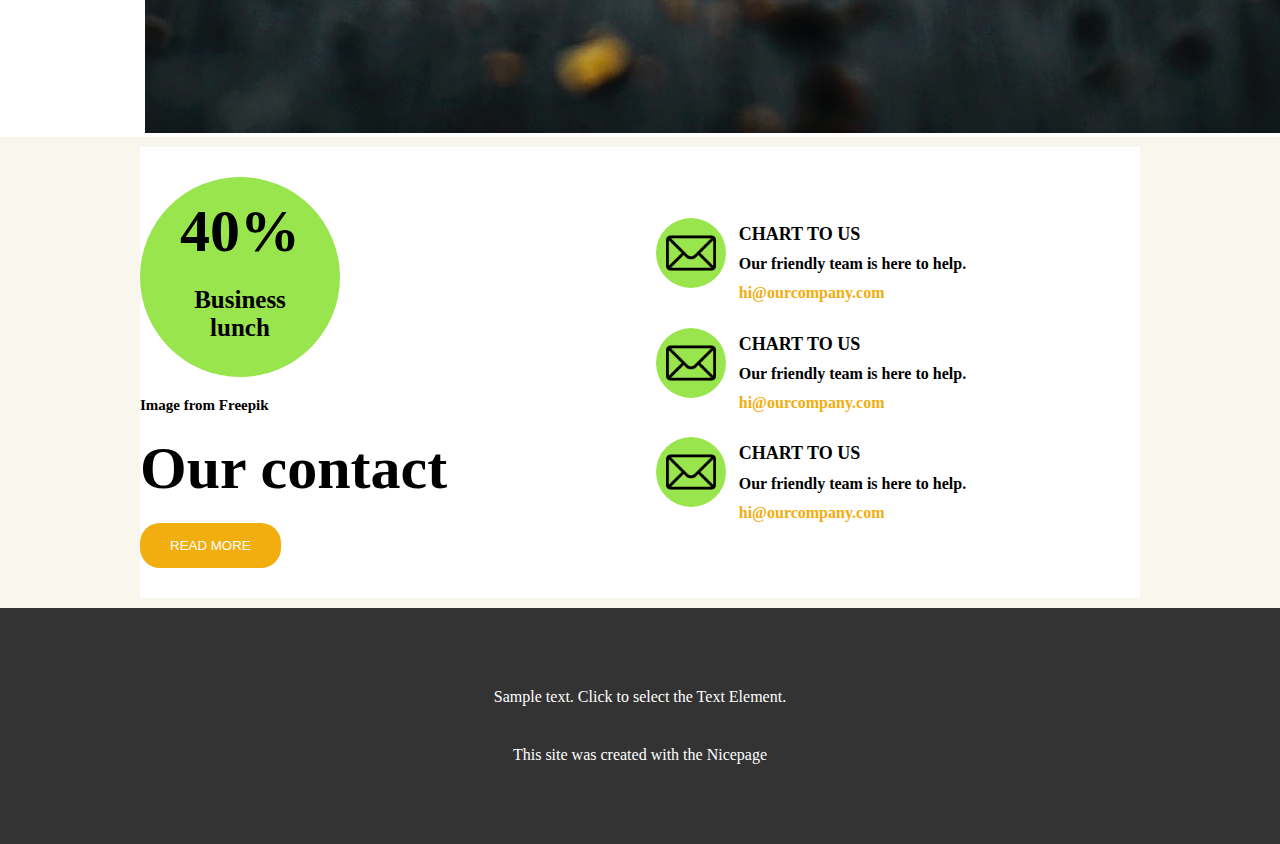
<file: page/menu.html>
<!DOCTYPE html>
<html lang="en">
<head>
    <meta charset="UTF-8">
    <meta name="viewport"
          content="width=device-width, user-scalable=no, initial-scale=1.0, maximum-scale=1.0, minimum-scale=1.0">
    <meta http-equiv="X-UA-Compatible" content="ie=edge">
    <title>Lower food cost | Menu</title>
    <link rel="stylesheet" href="https://cdnjs.cloudflare.com/ajax/libs/font-awesome/4.7.0/css/font-awesome.min.css">
    <link rel="stylesheet" href="../assets/css/style.css">
    <link rel="stylesheet" href="../assets/css/responsive.css">
</head>
<body>
<header class="start">
    <div class="container">
        <div class="row">
            <div class="head">
                <nav>
                    <ul class="row menu-bar">
                        <li><a href="" class="active info-ads hover">Home</a></li>
                        <li><a href="" class="info-ads hover">Landing</a></li>
                        <li><a href="./page/about.html" class="info-ads hover">About</a></li>
                        <li><a href="./menu.html" class="info-ads hover">Menu</a></li>
                        <li><a href="" class="info-ads hover">Team</a></li>
                        <li><a href="" class="info-ads hover">Contact</a></li>
                    </ul>
                </nav>
                <i class="fa fa-bars mobile-icon"></i>

            </div>
        </div>
    </div>
</header>
<main>
    <section class="u-section-3">
        <div class="container">
            <div class="u-center-text-2">
                <p class="title-text-2">Flavour so good you’ll try to eat with your eyes
                </p>
                <div class="phone call-to-action">
                    <a href="">
                        <i class="fa fa-phone"></i>+1 (234) 567-8910
                    </a>
                </div>
                <p>Sample text. Click to select the Text Element.
                </p>
            </div>
        </div>
    </section>
    <section class="small-bites">
        <div class="container">
            <h2 class="center">Small Bites</h2>
            <p class="text-center">
                Sample text. Click to select the Text Element. Image from
            </p>
            <div class="row">
                <div class="picture">
                    <img src="../assets/images/bite.jpg" alt="pic">
                </div>
                <div class="explanation">
                    <p class="price">
                        Green papaya salad $12 </p>
                    <p class="price-name">
                        shrimp, chili & lime</p>
                    <p class="price">
                        Green papaya salad $12 </p>
                    <p class="price-name">
                        shrimp, chili & lime</p>
                    <p class="price">
                        Green papaya salad $12 </p>
                    <p class="price-name">
                        shrimp, chili & lime</p>
                    <p class="price">
                        Green papaya salad $12 </p>
                    <p class="price-name">
                        shrimp, chili & lime</p>
                    <p class="price">
                        Green papaya salad $12 </p>
                    <p class="price-name">
                        shrimp, chili & lime</p>
                    <p class="price">
                        Green papaya salad $12 </p>
                    <p class="price-name">
                        shrimp, chili & lime</p>
                    <p class="price">
                        Green papaya salad $12 </p>
                    <p class="price-name">
                        shrimp, chili & lime</p>
                </div>
            </div>
        </div>
    </section>
    <section class="small-bites">
        <div class="container">
            <h2 class="center">Hot Dishes</h2>
            <p class="text-center">
                Sample text. Click to select the Text Element. Image from
            </p>
            <div class="row">
                <div class="explanation">
                    <p class="price">
                        Green papaya salad $12 </p>
                    <p class="price-name">
                        shrimp, chili & lime</p>
                    <p class="price">
                        Green papaya salad $12 </p>
                    <p class="price-name">
                        shrimp, chili & lime</p>
                    <p class="price">
                        Green papaya salad $12 </p>
                    <p class="price-name">
                        shrimp, chili & lime</p>
                    <p class="price">
                        Green papaya salad $12 </p>
                    <p class="price-name">
                        shrimp, chili & lime</p>
                    <p class="price">
                        Green papaya salad $12 </p>
                    <p class="price-name">
                        shrimp, chili & lime</p>
                    <p class="price">
                        Green papaya salad $12 </p>
                    <p class="price-name">
                        shrimp, chili & lime</p>
                    <p class="price">
                        Green papaya salad $12 </p>
                    <p class="price-name">
                        shrimp, chili & lime</p>
                </div>
                <div class="picture">
                    <img src="../assets/images/menu-2.jpeg" alt="pic">
                </div>

            </div>
        </div>
    </section>
    <section class="u-section">
        <div class="container">
            <div class="row">
                <div class="u-center">
                    <div class="u-information">
                        <div class="u-center-text">
                            <p class="text-1">40%
                            </p>
                            <p class="text-2">Business <br> lunch
                            </p>
                        </div>
                        <p class="sample">
                            Sample Headline</p>
                        <h2 class="title">
                            Where every ingredient tells a story</h2>
                        <button class="btn ">
                            Read more
                        </button>
                    </div>
                </div>
            </div>
        </div>
    </section>
    <section class="small-bites">
        <div class="container">
            <h2 class="center">Dessert</h2>
            <p class="text-center">
                Sample text. Click to select the Text Element. Image from
            </p>
            <div class="row">
                <div class="picture">
                    <img src="../assets/images/menu-3.jpeg" alt="pic">
                </div>
                <div class="explanation">
                    <p class="price">
                        Green papaya salad $12 </p>
                    <p class="price-name">
                        shrimp, chili & lime</p>
                    <p class="price">
                        Green papaya salad $12 </p>
                    <p class="price-name">
                        shrimp, chili & lime</p>
                    <p class="price">
                        Green papaya salad $12 </p>
                    <p class="price-name">
                        shrimp, chili & lime</p>
                    <p class="price">
                        Green papaya salad $12 </p>
                    <p class="price-name">
                        shrimp, chili & lime</p>
                    <p class="price">
                        Green papaya salad $12 </p>
                    <p class="price-name">
                        shrimp, chili & lime</p>
                    <p class="price">
                        Green papaya salad $12 </p>
                    <p class="price-name">
                        shrimp, chili & lime</p>
                    <p class="price">
                        Green papaya salad $12 </p>
                    <p class="price-name">
                        shrimp, chili & lime</p>
                </div>
            </div>
        </div>
    </section>
    <section class="small-bites">
        <div class="container">
            <h2 class="center">Tea</h2>
            <p class="text-center">
                Sample text. Click to select the Text Element. Image from
            </p>
            <div class="row">
                <div class="explanation">
                    <p class="price">
                        Green papaya salad $12 </p>
                    <p class="price-name">
                        shrimp, chili & lime</p>
                    <p class="price">
                        Green papaya salad $12 </p>
                    <p class="price-name">
                        shrimp, chili & lime</p>
                    <p class="price">
                        Green papaya salad $12 </p>
                    <p class="price-name">
                        shrimp, chili & lime</p>
                    <p class="price">
                        Green papaya salad $12 </p>
                    <p class="price-name">
                        shrimp, chili & lime</p>
                    <p class="price">
                        Green papaya salad $12 </p>
                    <p class="price-name">
                        shrimp, chili & lime</p>
                    <p class="price">
                        Green papaya salad $12 </p>
                    <p class="price-name">
                        shrimp, chili & lime</p>
                    <p class="price">
                        Green papaya salad $12 </p>
                    <p class="price-name">
                        shrimp, chili & lime</p>
                </div>
                <div class="picture">
                    <img src="../assets/images/menu-4.jpg" alt="pic">
                </div>

            </div>
        </div>
    </section>

    <section class="u-section p-1">
        <div class="container bg-color-2 py-3">
            <div class="row">

                <div class="u-information">
                    <div class="u-center-text">
                        <p class="text-1">40%
                        </p>
                        <p class="text-2">Business <br> lunch
                        </p>
                    </div>
                    <p class="sample color">
                        Image from Freepik</p>
                    <h2 class="title color">
                        Our contact</h2>
                    <button class="btn ">
                        Read more
                    </button>
                </div>
                <div class="row flex-direct">
                    <div class="charts">

                        <div class="u-2">
                            <div class="row">
                                <div class="chart-image">
                                    <img src="[data-uri]"
                                         class="">
                                </div>

                                <div class="chart-info">
                                    <p class="contact-title">
                                        Chart to us</p>
                                    <p class="contact-text">
                                        Our friendly team is here to help.</p>
                                    <p class="adress">
                                        hi@ourcompany.com</p>
                                </div>
                            </div>

                        </div>
                        <div class="u-2">
                            <div class="row">
                                <div class="chart-image">
                                    <img src="[data-uri]"
                                         class="">
                                </div>

                                <div class="chart-info">
                                    <p class="contact-title">
                                        Chart to us</p>
                                    <p class="contact-text">
                                        Our friendly team is here to help.</p>
                                    <p class="adress">
                                        hi@ourcompany.com</p>
                                </div>
                            </div>

                        </div>
                        <div class="u-2">
                            <div class="row">
                                <div class="chart-image">
                                    <img src="[data-uri]"
                                         class="">
                                </div>

                                <div class="chart-info">
                                    <p class="contact-title">
                                        Chart to us</p>
                                    <p class="contact-text">
                                        Our friendly team is here to help.</p>
                                    <p class="adress">
                                        hi@ourcompany.com</p>
                                </div>
                            </div>

                        </div>




                    </div>
                </div>

            </div>
        </div>
    </section>
</main>

<footer class="footer">
    <div class="container">
        <p>Sample text. Click to select the Text Element.</p>
        <p>This site was created with the Nicepage</p>
    </div>
</footer>


</body>
</html>
</file>
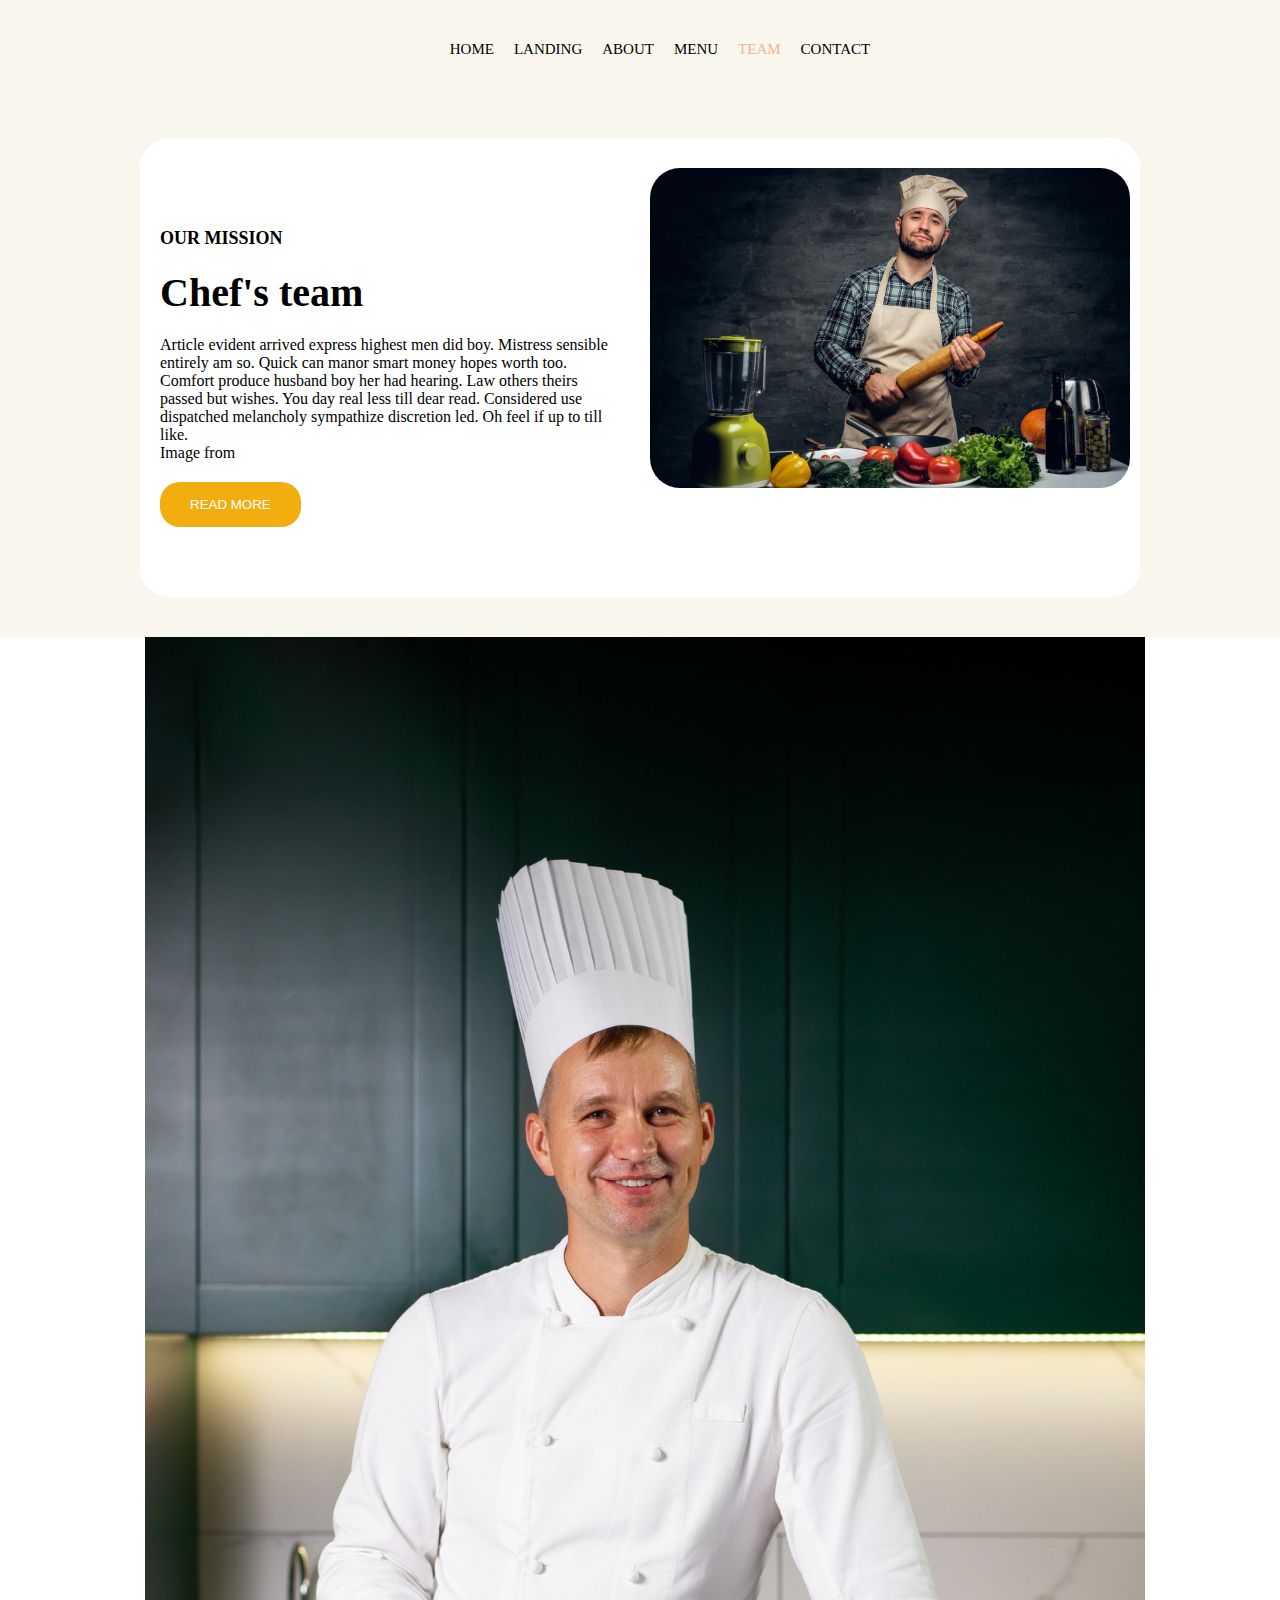
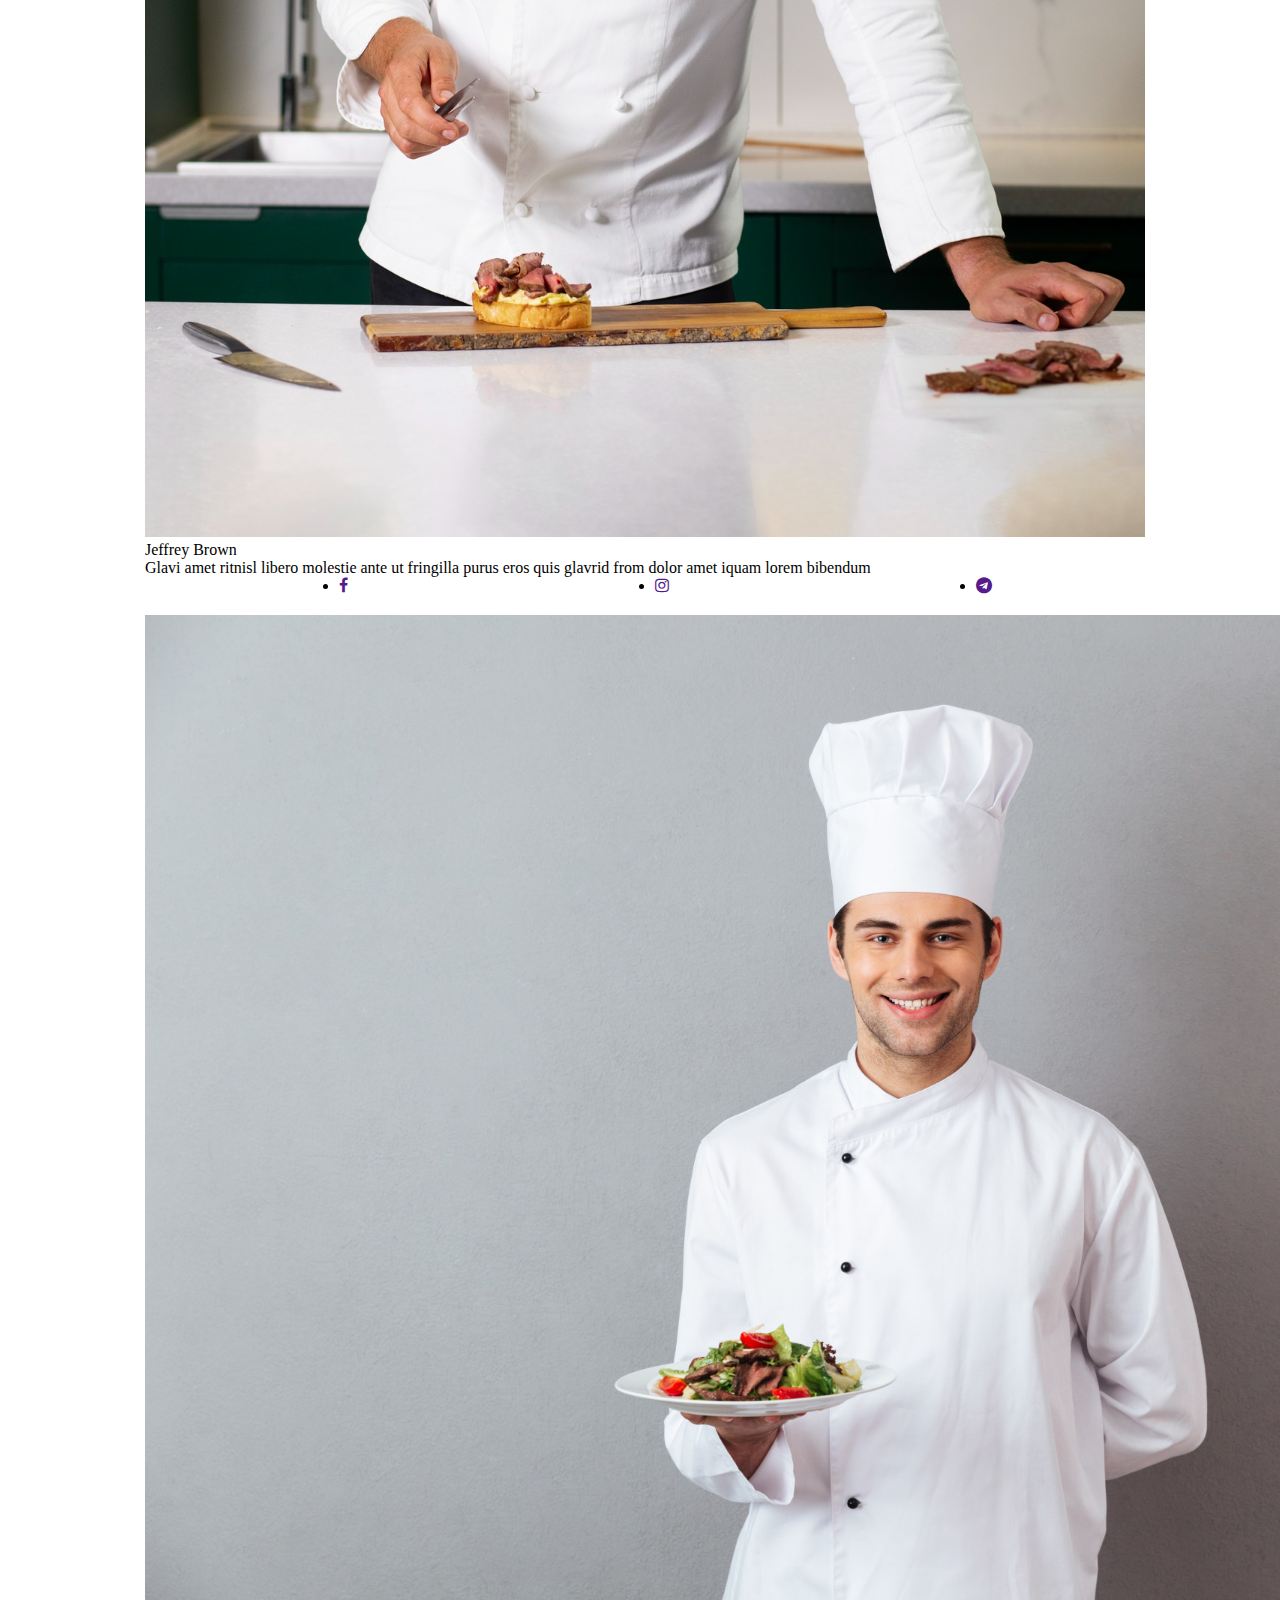
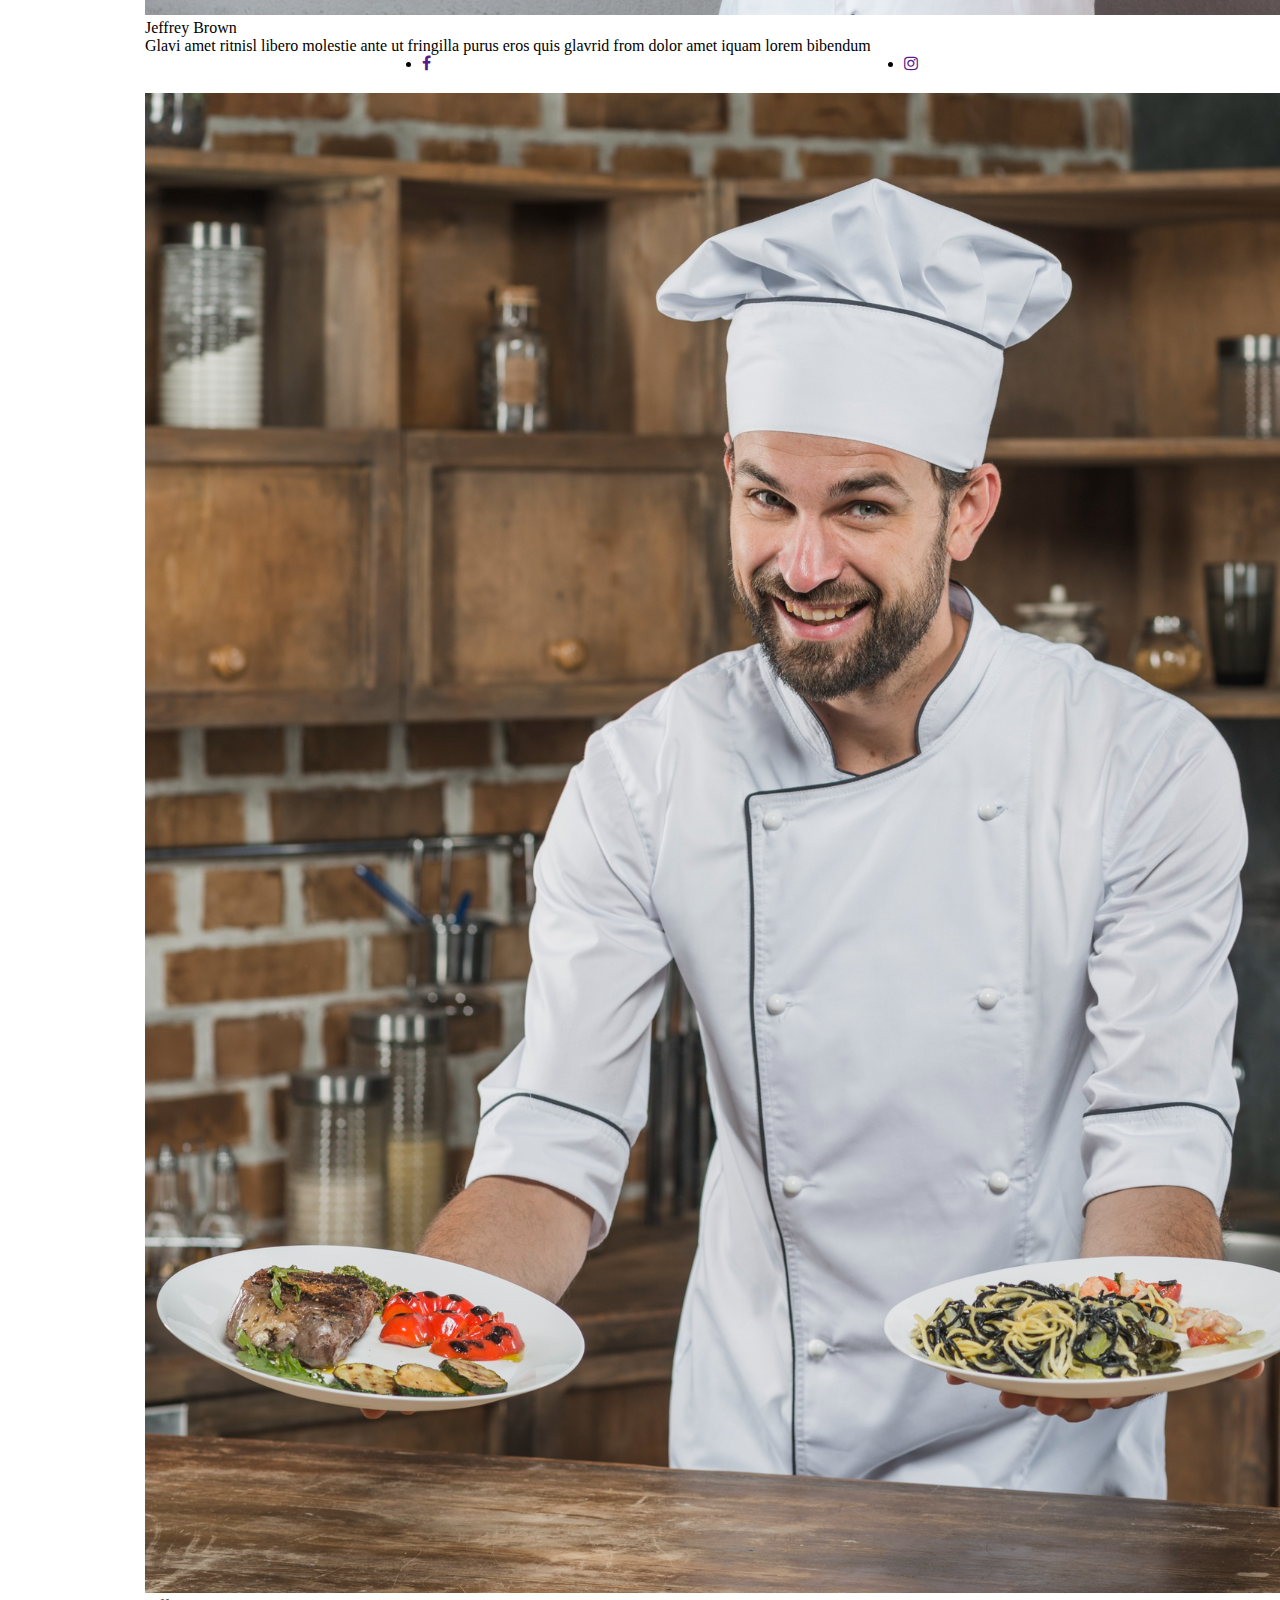
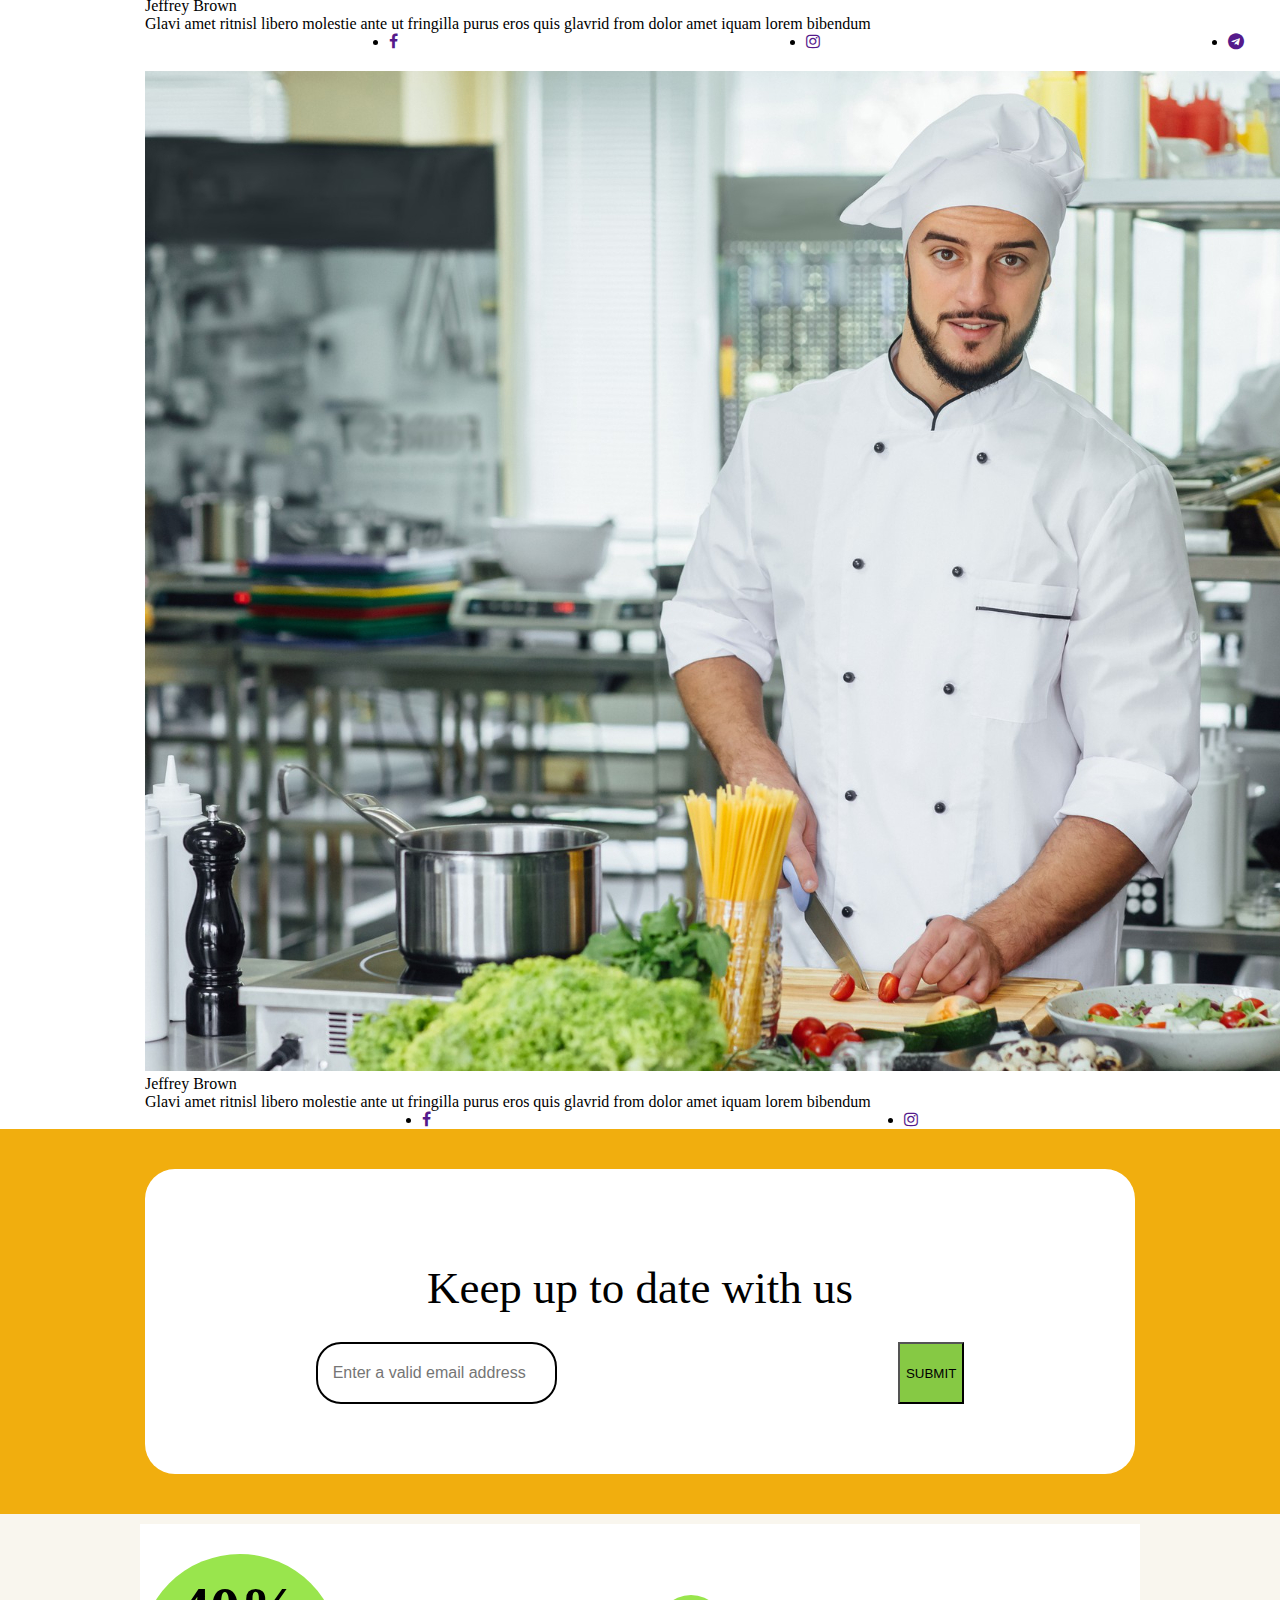
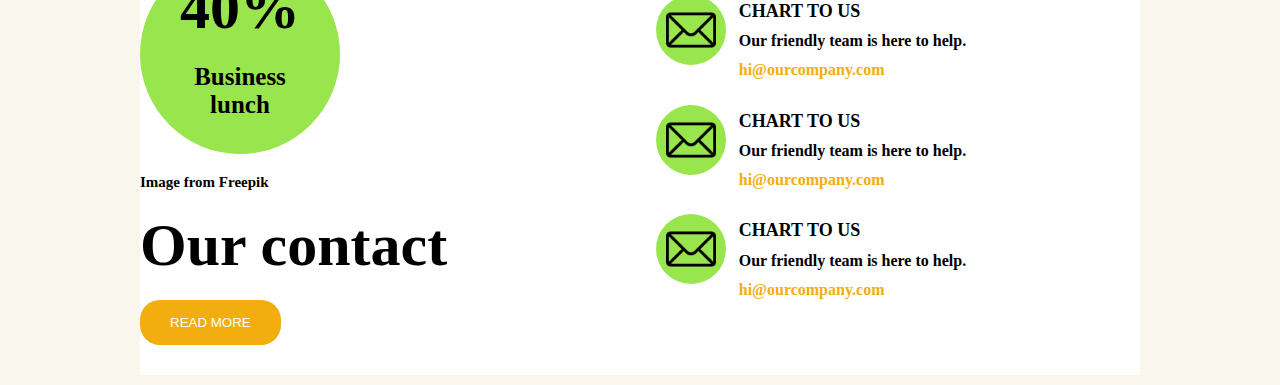
<file: page/team.html>
<!DOCTYPE html>
<html lang="en">
<head>
    <meta charset="UTF-8">
    <meta name="viewport"
          content="width=device-width, user-scalable=no, initial-scale=1.0, maximum-scale=1.0, minimum-scale=1.0">
    <meta http-equiv="X-UA-Compatible" content="ie=edge">
    <title>Lower food cost | Team</title>
    <link rel="stylesheet" href="https://cdnjs.cloudflare.com/ajax/libs/font-awesome/4.7.0/css/font-awesome.min.css">
    <link rel="stylesheet" href="../assets/css/style.css">
    <link rel="stylesheet" href="../assets/css/responsive.css">
</head>
<body>
<header class="start">
    <div class="container">
        <div class="row">
            <div class="head">
                <nav>
                    <ul class="row menu-bar">
                        <li><a href="../index.html" class="info-ads hover">Home</a></li>
                        <li><a href="" class="info-ads hover">Landing</a></li>
                        <li><a href="./about.html" class="info-ads hover ">About</a></li>
                        <li><a href="./menu.html" class="info-ads hover">Menu</a></li>
                        <li><a href="./team.html" class="info-ads hover active">Team</a></li>
                        <li><a href="./contact.html" class="info-ads hover ">Contact</a></li>
                    </ul>
                </nav>
                <i class="fa fa-bars mobile-icon"></i>

            </div>
        </div>
    </div>
</header>
<section class="u-section-about u-section-style">
    <div class="container bg-color-2 py-3 br">
        <div class="row ">
            <div class="about">
                <p class="title-mission">Our mission</p>
                <p class="title-about">Chef's team</p>
                <p class="title-text">Article evident arrived express highest men did boy. Mistress sensible entirely am so. Quick can manor smart money hopes worth too. Comfort produce husband boy her had hearing. Law others theirs passed but wishes. You day real less till dear read. Considered use dispatched melancholy sympathize discretion led. Oh feel if up to till like.
                </p>
                <p>Image from </p>
                <button class="btn ">read more
                </button>
            </div>
            <div class="image">
                <img src="../assets/images/chief.jpg" alt="">

            </div>

        </div>
    </div>
</section>
<section class="chiefs">
    <div class="container">
        <div class="row">
            <div class="chief-1">
                <img src="../assets/images/brown.jpg" alt="">
                <p>Jeffrey Brown</p>
                <p>Glavi amet ritnisl libero molestie ante ut fringilla purus eros quis glavrid from dolor amet iquam lorem bibendum
                </p>
                <ul class="row icons-bar">
                    <li><a href=""><i class="fa fa-facebook"></i></a></li>
                    <li><a href=""><i class="fa fa-instagram"></i></a></li>
                    <li><a href=""><i class="fa fa-telegram"></i></a></li>
                </ul>
            </div>
            <div class="chief-1">
                <img src="../assets/images/alex.jpg" alt="">
                <p>Jeffrey Brown</p>
                <p>Glavi amet ritnisl libero molestie ante ut fringilla purus eros quis glavrid from dolor amet iquam lorem bibendum
                </p>
                <ul class="row icons-bar">
                    <li><a href=""><i class="fa fa-facebook"></i></a></li>
                    <li><a href=""><i class="fa fa-instagram"></i></a></li>
                    <li><a href=""><i class="fa fa-telegram"></i></a></li>
                </ul>
            </div>
            <div class="chief-1">
                <img src="../assets/images/alexg.jpg" alt="">
                <p>Jeffrey Brown</p>
                <p>Glavi amet ritnisl libero molestie ante ut fringilla purus eros quis glavrid from dolor amet iquam lorem bibendum
                </p>
                <ul class="row icons-bar">
                    <li><a href=""><i class="fa fa-facebook"></i></a></li>
                    <li><a href=""><i class="fa fa-instagram"></i></a></li>
                    <li><a href=""><i class="fa fa-telegram"></i></a></li>
                </ul>
            </div>
            <div class="chief-1">
                <img src="../assets/images/stive.jpg" alt="">
                <p>Jeffrey Brown</p>
                <p>Glavi amet ritnisl libero molestie ante ut fringilla purus eros quis glavrid from dolor amet iquam lorem bibendum
                </p>
                <ul class="row icons-bar">
                    <li><a href=""><i class="fa fa-facebook"></i></a></li>
                    <li><a href=""><i class="fa fa-instagram"></i></a></li>
                    <li><a href=""><i class="fa fa-telegram"></i></a></li>
                </ul>
            </div>
        </div>
    </div>
</section>
<section class="u-section-5 bg-green">
    <div class="container">
        <div class="u-center-text-2">
            <p class="title-text-2">Keep up to date with us</p>
            <div class="email-form row">
                <input class="email" placeholder="Enter a valid email address">
                <button class="btn-submit bg-color">SUBMIT</button>
            </div>
        </div>
    </div>
</section>
<section class="u-section p-1">
    <div class="container bg-color-2 py-3">
        <div class="row">

            <div class="u-information">
                <div class="u-center-text">
                    <p class="text-1">40%
                    </p>
                    <p class="text-2">Business <br> lunch
                    </p>
                </div>
                <p class="sample color">
                    Image from Freepik</p>
                <h2 class="title color">
                    Our contact</h2>
                <button class="btn ">
                    Read more
                </button>
            </div>
            <div class="row flex-direct">
                <div class="charts">

                    <div class="u-2">
                        <div class="row">
                            <div class="chart-image">
                                <img src="[data-uri]"
                                     class="">
                            </div>

                            <div class="chart-info">
                                <p class="contact-title">
                                    Chart to us</p>
                                <p class="contact-text">
                                    Our friendly team is here to help.</p>
                                <p class="adress">
                                    hi@ourcompany.com</p>
                            </div>
                        </div>

                    </div>
                    <div class="u-2">
                        <div class="row">
                            <div class="chart-image">
                                <img src="[data-uri]"
                                     class="">
                            </div>

                            <div class="chart-info">
                                <p class="contact-title">
                                    Chart to us</p>
                                <p class="contact-text">
                                    Our friendly team is here to help.</p>
                                <p class="adress">
                                    hi@ourcompany.com</p>
                            </div>
                        </div>

                    </div>
                    <div class="u-2">
                        <div class="row">
                            <div class="chart-image">
                                <img src="[data-uri]"
                                     class="">
                            </div>

                            <div class="chart-info">
                                <p class="contact-title">
                                    Chart to us</p>
                                <p class="contact-text">
                                    Our friendly team is here to help.</p>
                                <p class="adress">
                                    hi@ourcompany.com</p>
                            </div>
                        </div>

                    </div>




                </div>
            </div>

        </div>
    </div>
</section>




</body>
</html>
</file>
<file: assets/css/style.css>
*{
    margin: 0;
    box-sizing: border-box;
}
html{
    scroll-behavior: smooth;
}
.start{
    padding: 40px 0;
    background-color:#F9F6EE ;
}
header{
    position: sticky;
    top: 0;
    background-color: white;
    padding: 15px 0;
    z-index: 1;
}
.mobile-icon{
    font-size: 30px;
    display: none;
}
.container{
    max-width: 1000px;
    margin: 0 auto;
    padding: 0 5px ;
}
.row{
    display: flex;
    flex-wrap: wrap;
    justify-content: space-around;
    /* align-items: center; */
    gap: 20px 0;
}
.py-3{
    padding: 30px 0;
}
.p-1{
    padding: 10px ;
}
.menu-bar {
    .active{
        color: #F1B48C;
    }

}
.menu-bar{

    li{
        list-style: none;
    }
    a{
        text-decoration: none;
        font-size: 15px;
        text-transform: uppercase;
        color: black;
        padding: 10px 10px;
    }
}
.u-section{
    background-color:#F9F6EE ;
}
.u-center{
    background-image: url("https://assets.nicepagecdn.com/11a8ddce/4267640/images/vegetables-set-left-black-slate.jpg");
    background-repeat: no-repeat;
    margin-top: 40px;
    margin-bottom: 40px;
    background-size: cover;
    border-radius: 20px;
    padding: 20px;
    width: 100%;
}
.u-center-text {
    width: 200px;
    height: 200px;
    background-color: #99E54D;
    border-radius: 100px;
    text-align: center;

}
.u-information{
    width: 50%;
}
.text-1{
    font-size: 60px;
    font-weight: bold;
    padding: 20px 0;
}
.text-2{
    font-size: 25px;
    font-weight: bold;
}
.sample{
    font-size: 20px;
    font-weight: bold;
    color: white;
    padding: 20px 0;

}
.title{

    font-size: 60px;
    color: white;
}
.btn{
    background-color:#F1AE0E;
    color: white;
    border-radius: 20px;
    border: none;
    text-transform: uppercase;
    padding: 15px 30px;
    margin-top: 20px;
}
.u-section-2{
    background-color:#F9F6EE ;
    padding: 40px 0;
}
.title-1{
    font-size: 50px;
    font-weight: bold;
    text-align: center;
    padding-bottom: 40px;
}
.text-align{
    text-align: center;
}

.img-size{
    width: 100%;
    height: 169px;
    border-radius: 20%;
    object-fit: cover;
}
.card{
    width: 24%;
    p{
        font-size: 17px;
        font-weight: bold;
        text-transform: uppercase;
        margin-top: 20px;
    }

    img{
        width: 100%;
        height: 160px;
        object-fit: cover;
    }
}
.u-section-3{
    background-color:#86C944 ;
    padding: 40px 0;
}
.u-center-text-2{
    background-color: white;
    width: 100%;
    border-radius: 30px;
    padding: 70px 0;

    p{
        text-align: center;
    }
}
.title-text-2{
    font-size: 45px;
    text-align: center;
    margin: 23px 0 28px;
    /* padding: 70px 0 10px; */
}
.phone{
    text-align: center;

}
.call-to-action {

    a {
        padding: 0 20px;

        color: #F1AE0E;

        font-size: 30px;

        text-decoration: none;

        align-items: center;
    }
}
.u-center-2{
    background-image: url("https://assets.nicepagecdn.com/11a8ddce/4267640/images/fresh-salad-with-turkey-eggs-vegetables.jpg");
    background-repeat: no-repeat;
    height: 600px;
    margin-top: 40px;
    margin-bottom: 40px;
    background-size: cover;
    border-radius: 20px;
    width: 100%;
    display: flex;
    align-items: center;
    justify-content: center;
    /* padding-left: 60px; */
}
.main{
    font-size: 18px;
    color: white;
    text-transform: uppercase;
    font-weight: bold;
}
.main-text{
    color: white;
    font-size: 50px;
    padding: 20px 0;
}
.u-center-title-3{
    width: 57%;
}
.sample{
    font-size: 15px;
}
.u-section-4{
    background-color:#F9F6EE ;
    padding: 40px 0;
}
.card-1{
    width: 23%;
    background-color: white;
    align-items: center;
    padding: 10px;
    border-radius: 30px;
}
.img-size-2{
    width: 84%;
    height: 150px;
    object-fit: cover;
}
.post-1{
    font-size: 20px;
    font-weight: bold;
    text-transform: uppercase;
    margin: 20px 0;
}
.u-center-3{
    background-image: url("https://assets.nicepagecdn.com/11a8ddce/4267640/images/juicy-steak-medium-rare-beef-with-spices-grilled-vegetables.jpg");
    background-repeat: no-repeat;
    height: 600px;
    margin-top: 40px;
    margin-bottom: 40px;
    background-size: cover;
    border-radius: 20px;
    width: 100%;
    display: flex;
    align-items: center;
    justify-content: left;
    padding-left: 20px;
}
.u-section-5{
    background-color:#F1AE0E ;
    padding: 40px 0;
}

.bg-color{
    background-color: #86C944;
}
.ads{
    width: 100%;
    height:100vh;
    background-color: rgba(255, 0, 0, 0.58);
    position: fixed;
    top: 0;
    display: flex;
    justify-content: center;
    align-items: center;

    .ads-container{
        max-width: 600px;
        width: 100%;
        height: 50vh;
        background-color: white;
    }
}
.d-none{
    display: none!important;
}
.scroll-top{

    position: fixed;
    bottom: 50px;
    right: 50px;
    i{
        font-size: 30px;
        padding:16px 20px;
        background-color: #F9F6EE;
        border-radius: 50%;
        color: #F1AE0E;
    }
}
.info-ads{
    width: 100%;
    height: 100%;
}
.info-ads:hover{
    color: #F1AE0E;
}
.btn-effect{
    transition: 0.5s;
}
.btn-effect:hover{
    background-color: #377116;
    color: white;
}
.align-items{
    align-items: center;
}
.input{
    display: flex;
    flex-wrap: wrap;
    justify-content: center;
    gap: 20px;
}
.email{
    padding: 20px 15px;
    border: 2px solid #000;
    border-radius: 25px;

    font-size: 16px;
}
.u-center-4{
    background-image: url("https://assets.nicepagecdn.com/11a8ddce/4267640/images/dietary-menu-healthy-vegan-salad-vegetables-broccoli-mushrooms-spinach-quinoa-bowl-flat-lay-top-view.jpg");
    background-repeat: no-repeat;
    height: 600px;
    margin-top: 40px;
    margin-bottom: 40px;
    background-size: cover;
    border-radius: 20px;
    width: 100%;
    display: flex;
    align-items: center;
    justify-content: left;
    padding-left: 20px;
}
.u-center-1{
    background-color: white;
    display: flex;
    flex-wrap: wrap;
    justify-content: space-between;
    margin: 40px 0;
    border-radius: 20px;
    width: 100%;
    padding: 40px 10px;
}
.color{
    color: black;
}
.u-contact{
    width: 50%;
    color:black
}
.u-2{
    margin: 20px 0;
}
.flex-direct{
    width: 50%;
    flex-direction: column;
}
.charts{
    width: 100%;
    margin:20px 10px;
    line-height: 1.8;
}
.contact-title{
    font-size: 18px;
    font-weight: bold;
    text-transform: uppercase;
}
.contact-text{
    font-weight: bold;
}
.adress{
    color: #F1AE0E;
    font-weight: bold;
}
footer{
    background-color: #333333 ;
    padding: 40px 0;
}
.footer{ p{
        text-align: center;
        color: white;
        font-size: 16px;

        margin: 40px 0;
    }
}
.bg-color-2{
    background-color: white;
}
.u-center-5 {
    background-color: white;
    height: 600px;
    margin-top: 40px;
    margin-bottom: 40px;
    border-radius: 20px;
    width: 100%;
    display: flex;
    align-items: center;
    justify-content: left;
    padding-left: 20px;
}
.main-about{
    font-size: 20px;
    font-weight: bold;
    text-transform: uppercase;
}
.main-text-about{
    font-size: 40px;

}
.sample-about{
    font-size: 20px;
}
.steak-img{
    width: 50%;
    padding:20px 20px;



    img{
        width: 450px;
        height: 450px;
        border-radius: 15%;
    }
}
.chart-image{
    width: 70px;
    height: 70px;
    border-radius: 50%;
    padding: 10px;
    background-color: #99E54D;
    img {
        width: 100%;
        height: 100%;
        object-fit: contain;
    }

}
.chart-info{
    width: calc(95% - 70px);

}

/*****about page*/
.u-section-about{
    background-color: #F9F6EE;
    padding: 40px 0;
}
.about{
    width: 50%;
    margin:20px 0;
    padding: 20px 20px;

}
.u-center-text-4{
    width: 48%;
    padding: 40px 10px;

}
.image{
    width: 50%;
    padding: 0 10px;


    img{
        width: 100%;
        border-radius: 30px;
    }
}
.title-mission{
    font-size: 18px;
    font-weight: bold;
    margin: 20px 0;
    text-transform: uppercase;
}
.title-about{
    font-size: 40px;
    font-weight: bold;
    margin: 20px 0;
}
.br{
    border-radius: 30px;
}
</file>
<file: assets/css/responsive.css>
@media only screen and (max-width: 800px){
    /*.u-center-4{*/
    /*    width: 100%;*/
    /*}*/
    /*.charts{*/
    /*    width: 100%;*/
    /*}*/
    /*.u-center-1{*/
    /*    width: 100%;*/
    /*}*/
    .about{
        width:70%;
    }
    .image{
        width: 63%;
    }
    .u-information {
        width: 100%;
    }
    .flex-direct{
        width: 100%;
    }
.card-1,.card{
    width: 32%;
}
    .u-center-title-3 {
        width: 69%;
        padding: 0 25px;
    }

    .image {
        width: 95%;
        padding: 0 10px;
        margin: 0px 0 0;
        img{
            width: 64%;
        }
    }
    .about {
        width: 95%;
    }
    .u-section-style{
        .row{
            flex-wrap: wrap-reverse;
        }
        img{
            width: 100%;
        }
    }
    .product{
        .row{
            justify-content: space-between;
        }
    }
    .card-2{
        width: 48%;
    }
    .contact-us {
        .container, .container-sm {
            padding: 30px 10px;
        }
    }
    .picture{

        img{
            width: 300px;
            height: 300px;
        }
    }
    .row{
        justify-content: center;
        align-items: center;
    }
    .chief-1{
        width: 63%;
    }
}
@media only screen and (max-width: 600px) {
    .image {
        width: 100%;
    }

    .about {
        width: 100%;
    }

    .menu-bar {
        display: none;
    }

    .mobile-icon {
        display: block;
        text-align: center;
    }

    .card-1, .card {
        width: 48%;
    }

    .email {
        padding: 015px;
        border: 2px solid #000;
        border-radius: 25px;
        font-size: 16px;
        width: 100%;
        height: 48px;
    }

    .btn-submit {
        width: 100%;
    }

    .contact-us {
        .form-field {
            width: 100%;

            label {
                margin: 2px 0;
            }
        }
    }
}
@media only screen and (max-width: 650px){
    .explanation{
        width: 100%;
        align-items: center;
    }
    .picture{
        width: 100%;
        margin: 40px;

        img{
            width: 500px;
            height: 500px;
        }
    }
    .chief-1{
        img{
            width: 250px;
            height: 250px;
        }
    }
    .container-lg{
        width: 400px;
    }
}
@media only screen and (max-width: 550px){
    .picture{
        width: 100%;
        img{
            width: 430px;
            height: 300px;
        }
    }
}

@media only screen and (max-width: 500px) {
    .about{
        width:100%;
    }
    .image{
        width: 100%;
    }
    .title {
        font-size: 41px;
    }
    .card-1, .card,.card-2 {
        width: 97%;

        img{
            width: 100%;
            height: auto;
            object-fit: contain;
        }
    }
    .u-center-title-3 {
        width: 100%;
        padding: 0 10px;
    }
    .u-center-3{
        padding: 0;
    }
    .charts{
        margin: 0;
    }
    .u-section-style {
        img {
            width: 85%;
        }
    }
    .picture{
        img{
            width: 350px;
            height: 350px;
        }
    }
    .chief-1{
        img{
            width: 200px;
            height: 200px;
        }
    }
}
@media only screen and (max-width: 400px) {
    .container-lg{
        width: 200px;
    }
    .picture{
        img{
            width: 250px;
            height: 250px;
        }
    }
}
</file>
